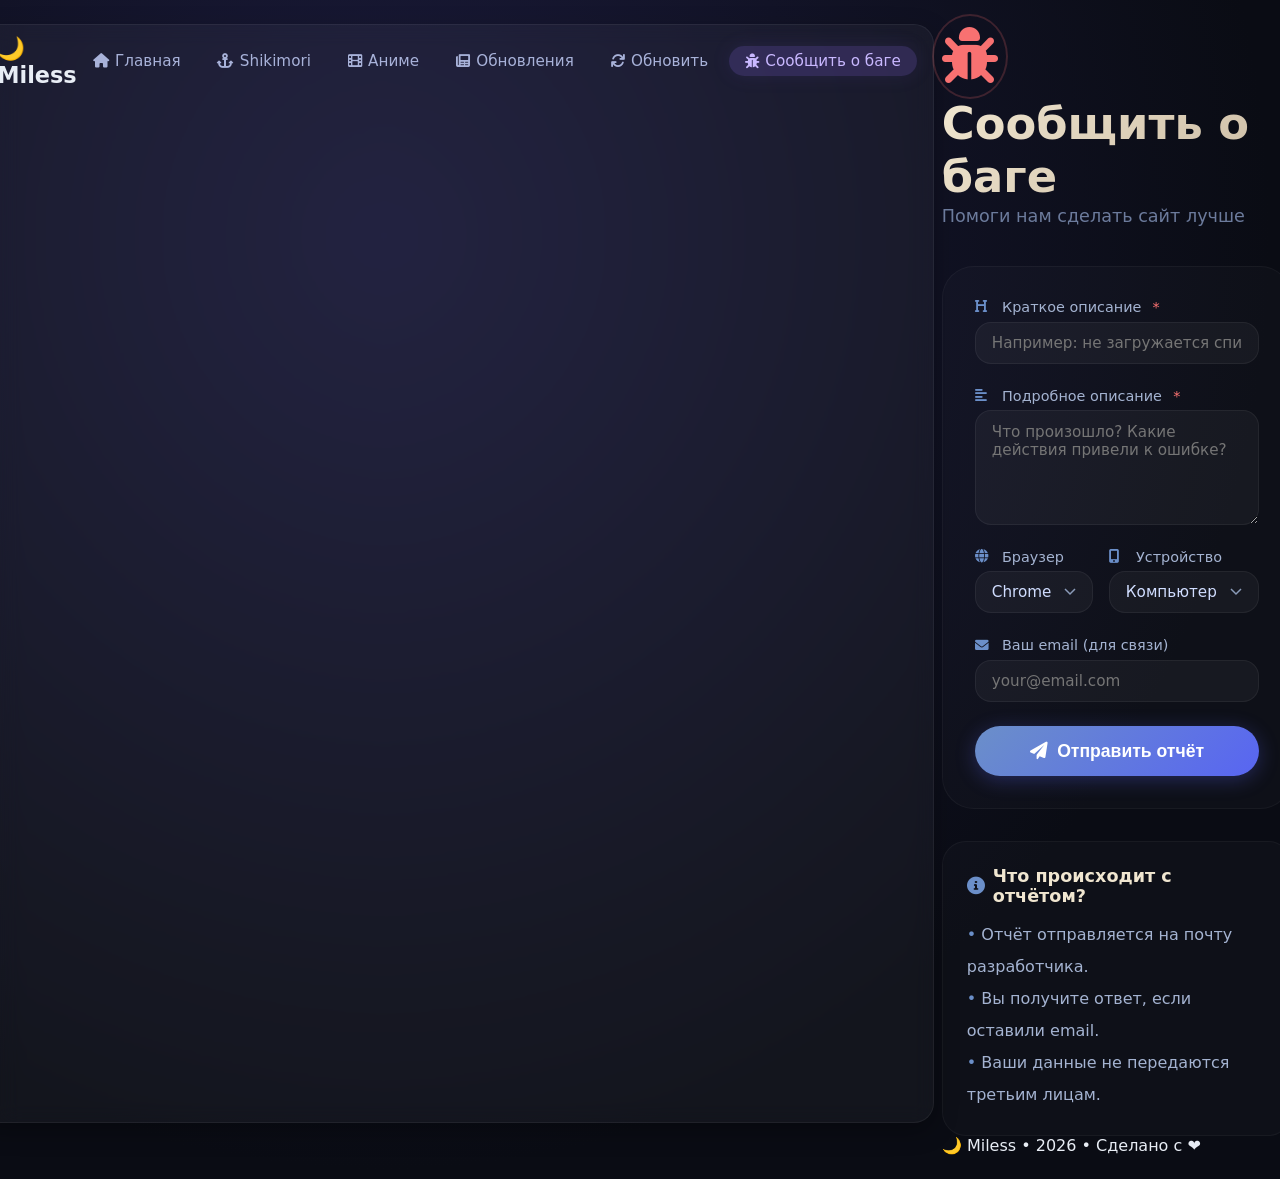
<file: bug-report.html>
<!DOCTYPE html>
<html lang="ru">
<head>
  <meta charset="UTF-8" />
  <meta name="viewport" content="width=device-width, initial-scale=1.0" />
  <title>🐞 Сообщить о баге — Miless</title>
  <link rel="stylesheet" href="css/style.css" />
  <link rel="stylesheet" href="css/bug-report.css" />
  <link rel="stylesheet" href="https://cdnjs.cloudflare.com/ajax/libs/font-awesome/6.0.0-beta3/css/all.min.css" />
</head>
<body>
  <div class="stars" aria-hidden="true"></div>
  <div class="twinkling" aria-hidden="true"></div>

  <nav class="navbar">
    <div class="nav-container">
      <div class="nav-brand"><a href="index.html">🌙 Miless</a></div>
      <div class="nav-toggle" id="navToggle">
        <span></span><span></span><span></span>
      </div>
      <ul class="nav-menu" id="navMenu">
        <li><a href="index.html"><i class="fas fa-home"></i> Главная</a></li>
        <li><a href="shikimori.html"><i class="fas fa-anchor"></i> Shikimori</a></li>
        <li><a href="anime.html"><i class="fas fa-film"></i> Аниме</a></li>
        <li><a href="updates.html"><i class="fas fa-newspaper"></i> Обновления</a></li>
        <li><a href="update.html"><i class="fas fa-sync"></i> Обновить</a></li>
        <li><a href="bug-report.html" class="active"><i class="fas fa-bug"></i> Сообщить о баге</a></li>
      </ul>
    </div>
  </nav>

  <div class="container bug-page">
    <div class="glow-ring"></div>

    <div class="page-header">
      <div class="bug-icon">
        <i class="fas fa-bug"></i>
        <span class="bug-icon-ring"></span>
      </div>
      <h1>Сообщить о баге</h1>
      <p class="subtitle">Помоги нам сделать сайт лучше</p>
    </div>

    <div class="bug-form-container">
      <form id="bugForm" action="https://formspree.io/f/xyegklpv" method="POST">
        <input type="hidden" name="_subject" value="🐞 Новый баг на сайте Miless" />
        <input type="hidden" name="_captcha" value="false" />

        <div class="form-group">
          <label for="bugTitle">
            <i class="fas fa-heading"></i> Краткое описание <span class="required">*</span>
          </label>
          <input type="text" id="bugTitle" name="Заголовок" placeholder="Например: не загружается список аниме" required />
        </div>

        <div class="form-group">
          <label for="bugDescription">
            <i class="fas fa-align-left"></i> Подробное описание <span class="required">*</span>
          </label>
          <textarea id="bugDescription" name="Описание" rows="5" placeholder="Что произошло? Какие действия привели к ошибке?" required></textarea>
        </div>

        <div class="form-row">
          <div class="form-group">
            <label for="bugBrowser"><i class="fas fa-globe"></i> Браузер</label>
            <select id="bugBrowser" name="Браузер">
              <option value="Chrome">Chrome</option>
              <option value="Firefox">Firefox</option>
              <option value="Safari">Safari</option>
              <option value="Edge">Edge</option>
              <option value="Opera">Opera</option>
              <option value="Other">Другой</option>
            </select>
          </div>
          <div class="form-group">
            <label for="bugDevice"><i class="fas fa-mobile-alt"></i> Устройство</label>
            <select id="bugDevice" name="Устройство">
              <option value="Desktop">Компьютер</option>
              <option value="Mobile">Телефон</option>
              <option value="Tablet">Планшет</option>
              <option value="Other">Другое</option>
            </select>
          </div>
        </div>

        <div class="form-group">
          <label for="bugEmail"><i class="fas fa-envelope"></i> Ваш email (для связи)</label>
          <input type="email" id="bugEmail" name="Email" placeholder="your@email.com" />
        </div>

        <button type="submit" class="submit-btn">
          <i class="fas fa-paper-plane"></i> Отправить отчёт
        </button>
      </form>

      <div id="successMessage" class="success-message" style="display: none;">
        <i class="fas fa-check-circle"></i>
        <h3>Спасибо за отчёт!</h3>
        <p>Мы получили ваше сообщение и рассмотрим его в ближайшее время.</p>
        <button class="extra-btn" onclick="location.reload()">Отправить ещё один</button>
      </div>
    </div>

    <div class="info-block">
      <h3><i class="fas fa-info-circle"></i> Что происходит с отчётом?</h3>
      <ul>
        <li>Отчёт отправляется на почту разработчика.</li>
        <li>Вы получите ответ, если оставили email.</li>
        <li>Ваши данные не передаются третьим лицам.</li>
      </ul>
    </div>

    <footer>
      <p>🌙 Miless • 2026 • Сделано с ❤️</p>
    </footer>
  </div>

  <script src="js/script.js"></script>
  <script src="js/auth.js"></script>
  <script src="js/bug-report.js"></script>
</body>
</html>
</file>
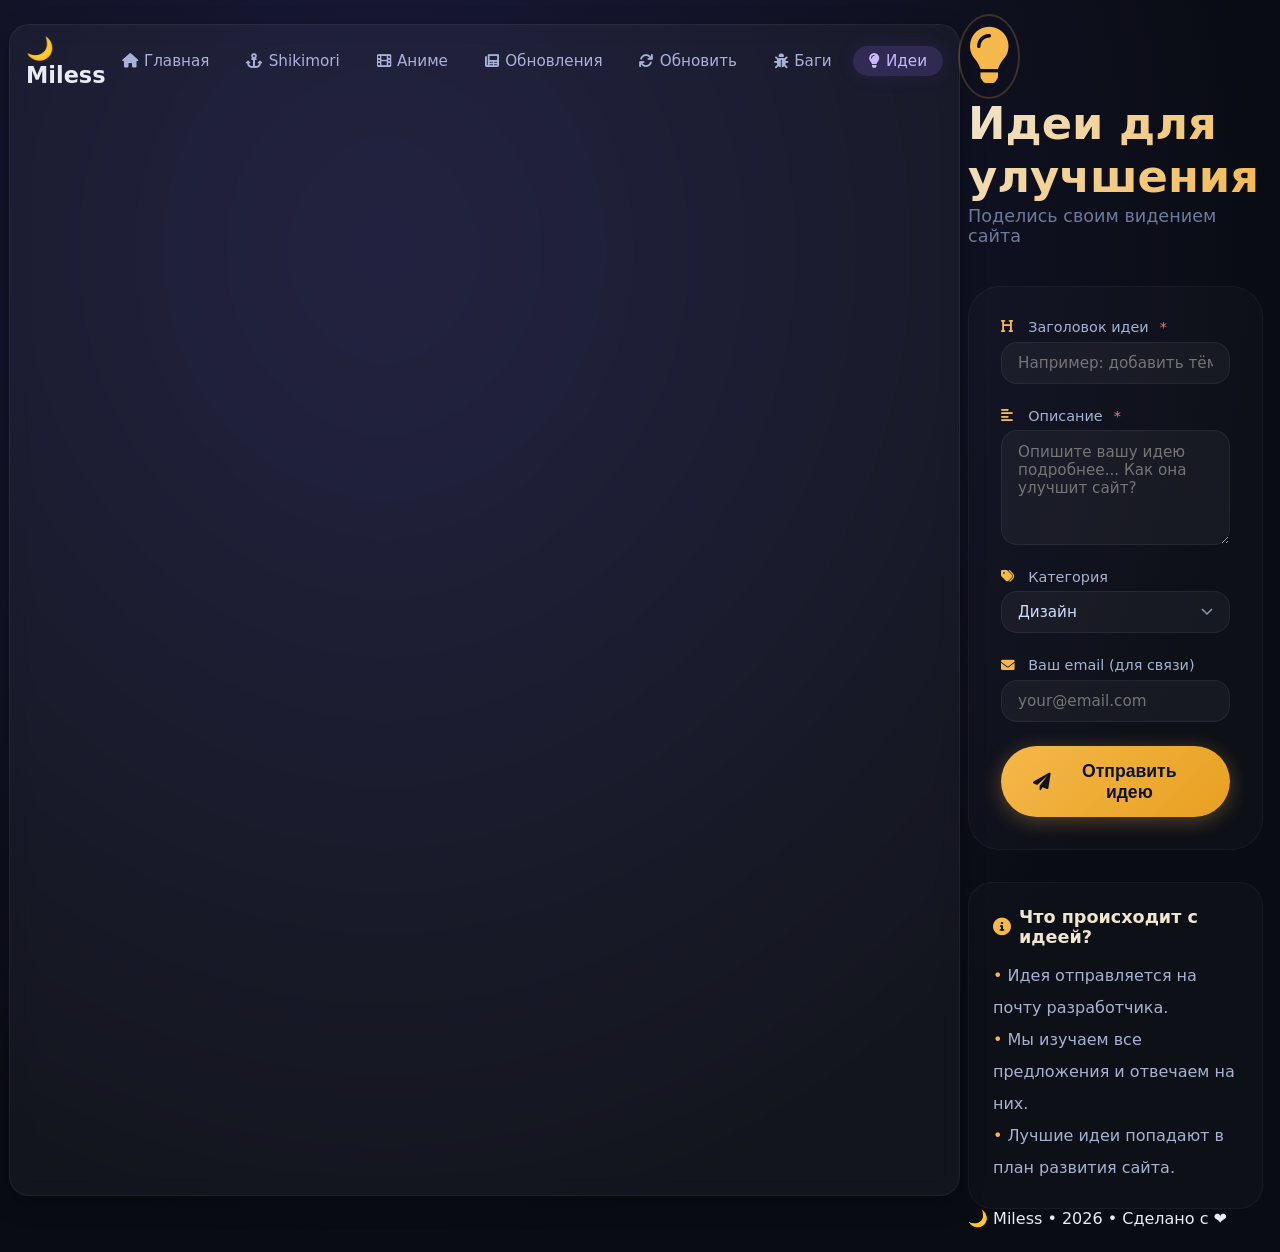
<file: ideas.html>
<!DOCTYPE html>
<html lang="ru">
<head>
  <meta charset="UTF-8" />
  <meta name="viewport" content="width=device-width, initial-scale=1.0" />
  <title>💡 Идеи для улучшения — Miless</title>
  <link rel="stylesheet" href="css/style.css" />
  <link rel="stylesheet" href="css/ideas.css" />
  <link rel="stylesheet" href="https://cdnjs.cloudflare.com/ajax/libs/font-awesome/6.0.0-beta3/css/all.min.css" />
</head>
<body>
  <div class="stars" aria-hidden="true"></div>
  <div class="twinkling" aria-hidden="true"></div>

  <nav class="navbar">
    <div class="nav-container">
      <div class="nav-brand"><a href="index.html">🌙 Miless</a></div>
      <div class="nav-toggle" id="navToggle">
        <span></span><span></span><span></span>
      </div>
      <ul class="nav-menu" id="navMenu">
        <li><a href="index.html"><i class="fas fa-home"></i> Главная</a></li>
        <li><a href="shikimori.html"><i class="fas fa-anchor"></i> Shikimori</a></li>
        <li><a href="anime.html"><i class="fas fa-film"></i> Аниме</a></li>
        <li><a href="updates.html"><i class="fas fa-newspaper"></i> Обновления</a></li>
        <li><a href="update.html"><i class="fas fa-sync"></i> Обновить</a></li>
        <li><a href="bug-report.html"><i class="fas fa-bug"></i> Баги</a></li>
        <li><a href="ideas.html" class="active"><i class="fas fa-lightbulb"></i> Идеи</a></li>
      </ul>
    </div>
  </nav>

  <div class="container ideas-page">
    <div class="glow-ring"></div>

    <div class="page-header">
      <div class="idea-icon">
        <i class="fas fa-lightbulb"></i>
        <span class="idea-icon-ring"></span>
      </div>
      <h1>Идеи для улучшения</h1>
      <p class="subtitle">Поделись своим видением сайта</p>
    </div>

    <div class="idea-form-container">
      <form id="ideaForm" action="https://formspree.io/f/xyegklpv" method="POST">
        <input type="hidden" name="_subject" value="💡 Новая идея для сайта Miless" />
        <input type="hidden" name="_captcha" value="false" />

        <div class="form-group">
          <label for="ideaTitle">
            <i class="fas fa-heading"></i> Заголовок идеи <span class="required">*</span>
          </label>
          <input type="text" id="ideaTitle" name="Заголовок" placeholder="Например: добавить тёмную тему" required />
        </div>

        <div class="form-group">
          <label for="ideaDescription">
            <i class="fas fa-align-left"></i> Описание <span class="required">*</span>
          </label>
          <textarea id="ideaDescription" name="Описание" rows="5" placeholder="Опишите вашу идею подробнее... Как она улучшит сайт?" required></textarea>
        </div>

        <div class="form-group">
          <label for="ideaCategory"><i class="fas fa-tags"></i> Категория</label>
          <select id="ideaCategory" name="Категория">
            <option value="design">Дизайн</option>
            <option value="functionality">Функциональность</option>
            <option value="content">Контент</option>
            <option value="performance">Производительность</option>
            <option value="other">Другое</option>
          </select>
        </div>

        <div class="form-group">
          <label for="ideaEmail"><i class="fas fa-envelope"></i> Ваш email (для связи)</label>
          <input type="email" id="ideaEmail" name="Email" placeholder="your@email.com" />
        </div>

        <button type="submit" class="submit-btn">
          <i class="fas fa-paper-plane"></i> Отправить идею
        </button>
      </form>

      <div id="successMessage" class="success-message" style="display: none;">
        <i class="fas fa-check-circle"></i>
        <h3>Спасибо за идею!</h3>
        <p>Мы обязательно рассмотрим ваше предложение.</p>
        <button class="extra-btn" onclick="location.reload()">Предложить ещё</button>
      </div>
    </div>

    <div class="info-block">
      <h3><i class="fas fa-info-circle"></i> Что происходит с идеей?</h3>
      <ul>
        <li>Идея отправляется на почту разработчика.</li>
        <li>Мы изучаем все предложения и отвечаем на них.</li>
        <li>Лучшие идеи попадают в план развития сайта.</li>
      </ul>
    </div>

    <footer>
      <p>🌙 Miless • 2026 • Сделано с ❤️</p>
    </footer>
  </div>

  <script src="js/script.js"></script>
  <script src="js/auth.js"></script>
  <script src="js/ideas.js"></script>
</body>
          </html>
</file>
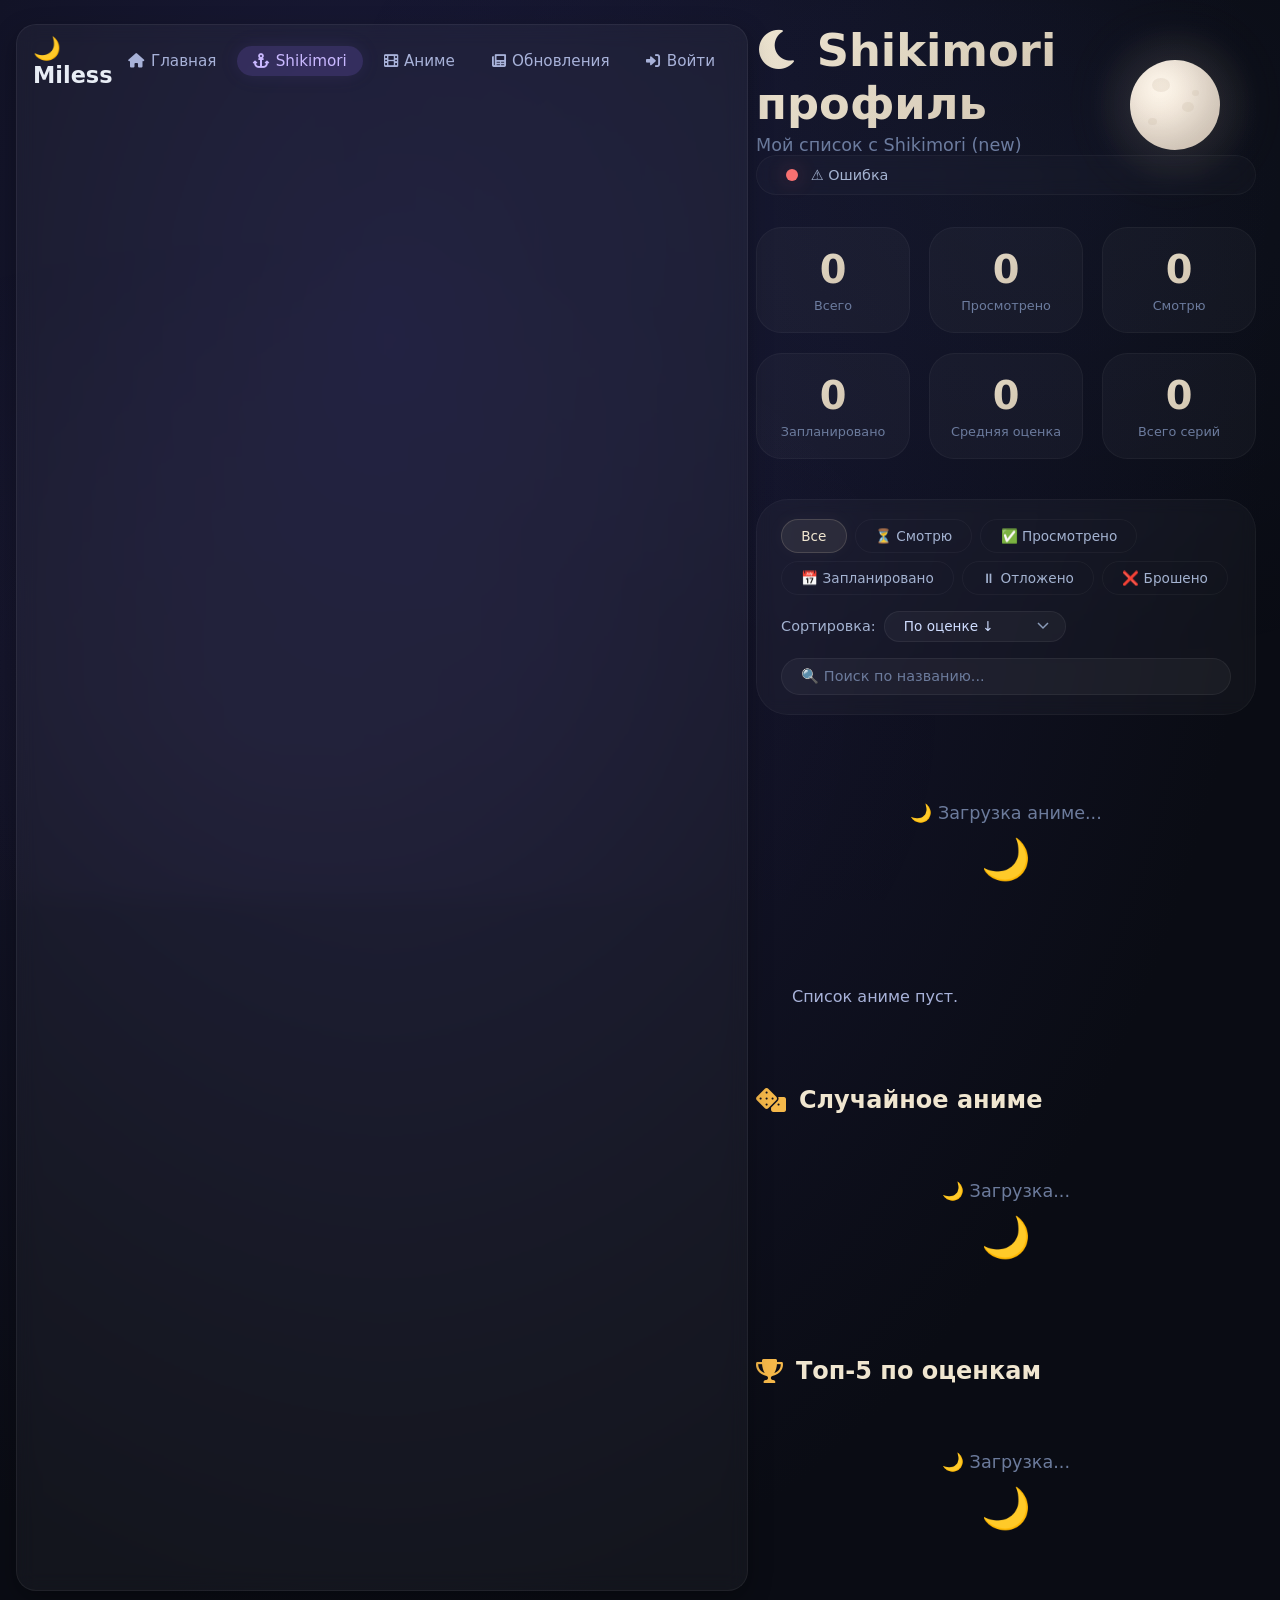
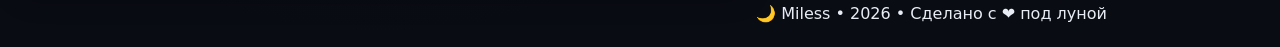
<file: shikimori.html>
<!DOCTYPE html>
<html lang="ru">
<head>
  <meta charset="UTF-8" />
  <meta name="viewport" content="width=device-width, initial-scale=1.0" />
  <title>🌙 Список Shikimori — Miless</title>
  <link rel="stylesheet" href="css/style.css" />
  <link rel="stylesheet" href="css/shikimori.css" />
  <link rel="stylesheet" href="https://cdnjs.cloudflare.com/ajax/libs/font-awesome/6.0.0-beta3/css/all.min.css" />
</head>
<body>
  <div class="moon-bg"></div>
  <div class="stars" aria-hidden="true"></div>
  <div class="twinkling" aria-hidden="true"></div>
  <div class="moon">
    <div class="moon-crater crater1"></div>
    <div class="moon-crater crater2"></div>
    <div class="moon-crater crater3"></div>
    <div class="moon-crater crater4"></div>
    <div class="moon-glow"></div>
  </div>

  <nav class="navbar">
    <div class="nav-container">
      <div class="nav-brand"><a href="index.html">🌙 Miless</a></div>
      <div class="nav-toggle" id="navToggle">
        <span></span><span></span><span></span>
      </div>
      <ul class="nav-menu" id="navMenu">
        <li><a href="index.html"><i class="fas fa-home"></i> Главная</a></li>
        <li><a href="shikimori.html" class="active"><i class="fas fa-anchor"></i> Shikimori</a></li>
        <li><a href="anime.html"><i class="fas fa-film"></i> Аниме</a></li>
        <li><a href="updates.html"><i class="fas fa-newspaper"></i> Обновления</a></li>
        <li><a href="#" id="loginBtn"><i class="fas fa-sign-in-alt"></i> <span id="loginText">Войти</span></a></li>
      </ul>
    </div>
  </nav>

  <div class="container shikimori-page">
    <div class="glow-ring"></div>
    <div class="page-header">
      <h1><i class="fas fa-moon"></i> Shikimori профиль</h1>
      <p class="subtitle">Мой список с Shikimori (new)</p>
    </div>

    <div class="api-status" id="apiStatus">
      <div class="api-dot" id="apiDot"></div>
      <span id="apiText">Загрузка...</span>
      <span id="apiCount" style="margin-left: auto; font-size: 0.8rem; color: #6c7b9c;"></span>
    </div>

    <div class="stats-grid" id="statsGrid">
      <div class="stat-card"><div class="stat-number" id="totalAnime">0</div><div class="stat-label">Всего</div></div>
      <div class="stat-card"><div class="stat-number" id="completedAnime">0</div><div class="stat-label">Просмотрено</div></div>
      <div class="stat-card"><div class="stat-number" id="watchingAnime">0</div><div class="stat-label">Смотрю</div></div>
      <div class="stat-card"><div class="stat-number" id="plannedAnime">0</div><div class="stat-label">Запланировано</div></div>
      <div class="stat-card"><div class="stat-number" id="avgScore">0</div><div class="stat-label">Средняя оценка</div></div>
      <div class="stat-card"><div class="stat-number" id="totalEpisodes">0</div><div class="stat-label">Всего серий</div></div>
    </div>

    <div class="controls">
      <div class="filter-group">
        <button class="filter-btn active" data-status="all">Все</button>
        <button class="filter-btn" data-status="watching">⏳ Смотрю</button>
        <button class="filter-btn" data-status="completed">✅ Просмотрено</button>
        <button class="filter-btn" data-status="planned">📅 Запланировано</button>
        <button class="filter-btn" data-status="on_hold">⏸ Отложено</button>
        <button class="filter-btn" data-status="dropped">❌ Брошено</button>
      </div>
      <div class="sort-group">
        <label>Сортировка:</label>
        <select id="sortSelect">
          <option value="score-desc">По оценке ↓</option>
          <option value="score-asc">По оценке ↑</option>
          <option value="name-asc">По названию А-Я</option>
          <option value="name-desc">По названию Я-А</option>
          <option value="date-desc">Сначала новые</option>
          <option value="date-asc">Сначала старые</option>
        </select>
      </div>
      <div class="search-group">
        <input type="text" id="searchInput" placeholder="🔍 Поиск по названию..." />
      </div>
    </div>

    <div id="animeListContainer">
      <div class="loading-spinner">🌙 Загрузка аниме...</div>
      <div id="animeGrid" class="anime-grid"></div>
      <div id="loadMoreContainer" style="display: none; text-align: center; margin-top: 2rem;">
        <button id="loadMoreBtn" class="extra-btn">Загрузить ещё</button>
      </div>
    </div>

    <div class="random-section">
      <h2><i class="fas fa-dice"></i> Случайное аниме</h2>
      <div id="randomAnime"><div class="loading-spinner">🌙 Загрузка...</div></div>
    </div>

    <div class="top-section">
      <h2><i class="fas fa-trophy"></i> Топ-5 по оценкам</h2>
      <div id="topAnime"><div class="loading-spinner">🌙 Загрузка...</div></div>
    </div>

    <footer><p>🌙 Miless • 2026 • Сделано с ❤️ под луной</p></footer>
  </div>

  <script src="js/script.js"></script>
  <script src="js/auth.js"></script>
  <script src="js/shikimori.js"></script>
</body>
</html>
</file>
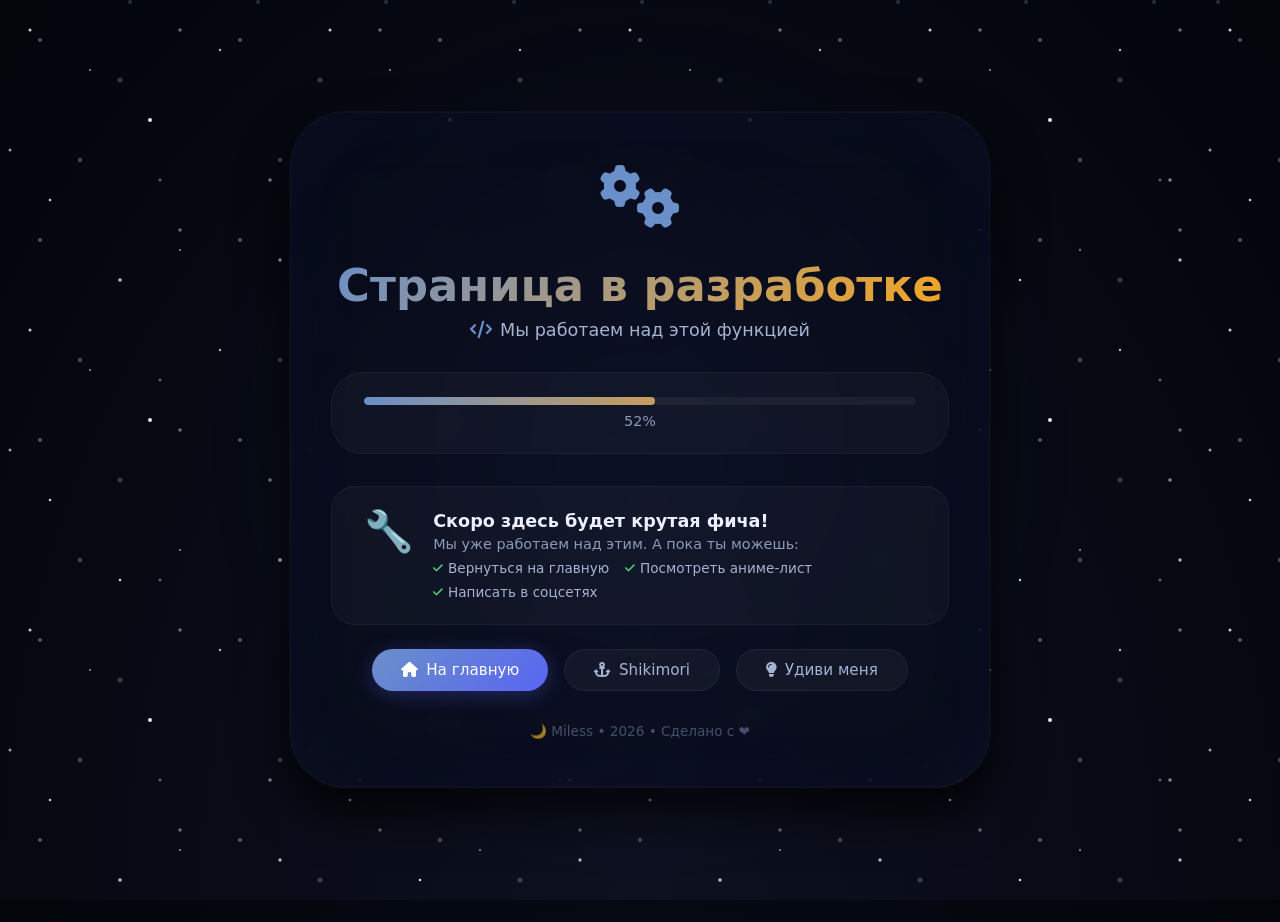
<file: under-construction.html>
<!DOCTYPE html>
<html lang="ru">
<head>
  <meta charset="UTF-8" />
  <meta name="viewport" content="width=device-width, initial-scale=1.0" />
  <title>В разработке — Miless</title>
  <link rel="stylesheet" href="construction.css" />
  <link rel="stylesheet" href="https://cdnjs.cloudflare.com/ajax/libs/font-awesome/6.0.0-beta3/css/all.min.css" />
</head>
<body>
  <div class="stars" aria-hidden="true"></div>
  <div class="twinkling" aria-hidden="true"></div>
  
  <!-- Анимированные частицы -->
  <div class="particles">
    <div class="particle"></div>
    <div class="particle"></div>
    <div class="particle"></div>
    <div class="particle"></div>
    <div class="particle"></div>
    <div class="particle"></div>
    <div class="particle"></div>
    <div class="particle"></div>
    <div class="particle"></div>
    <div class="particle"></div>
  </div>

  <div class="container">
    <div class="glow-ring"></div>
    
    <!-- Иконка-шестерёнка (анимированная) -->
    <div class="icon-wrapper">
      <i class="fas fa-cogs"></i>
    </div>

    <!-- Заголовок с печатным эффектом -->
    <h1 id="typingTitle">Страница в разработке</h1>
    
    <p class="subtitle">
      <i class="fas fa-code"></i> 
      Мы работаем над этой функцией
    </p>

    <!-- Таймер / Счётчик -->
    <div class="progress-wrapper">
      <div class="progress-bar">
        <div class="progress-fill" id="progressFill"></div>
      </div>
      <div class="progress-text" id="progressText">0%</div>
    </div>

    <!-- Статус-сообщение -->
    <div class="message-box">
      <div class="message-icon">🔧</div>
      <div class="message-content">
        <div class="message-title">Скоро здесь будет крутая фича!</div>
        <div class="message-desc">
          Мы уже работаем над этим. А пока ты можешь:
        </div>
        <div class="message-list">
          <span><i class="fas fa-check"></i> Вернуться на главную</span>
          <span><i class="fas fa-check"></i> Посмотреть аниме-лист</span>
          <span><i class="fas fa-check"></i> Написать в соцсетях</span>
        </div>
      </div>
    </div>

    <!-- Кнопки навигации -->
    <div class="nav-buttons">
      <a href="index.html" class="nav-btn primary">
        <i class="fas fa-home"></i> На главную
      </a>
      <a href="shikimori.html" class="nav-btn secondary">
        <i class="fas fa-anchor"></i> Shikimori
      </a>
      <button class="nav-btn secondary" onclick="showRandomMessage()">
        <i class="fas fa-lightbulb"></i> Удиви меня
      </button>
    </div>

    <!-- Случайное сообщение -->
    <div id="randomMessage" class="random-message" style="display: none;">
      <i class="fas fa-star"></i>
      <span id="messageText">Аниме — это жизнь!</span>
    </div>

    <footer>
      <p>🌙 Miless • 2026 • Сделано с ❤️</p>
    </footer>
  </div>

  <script src="construction.js"></script>
</body>
            </html>
</file>
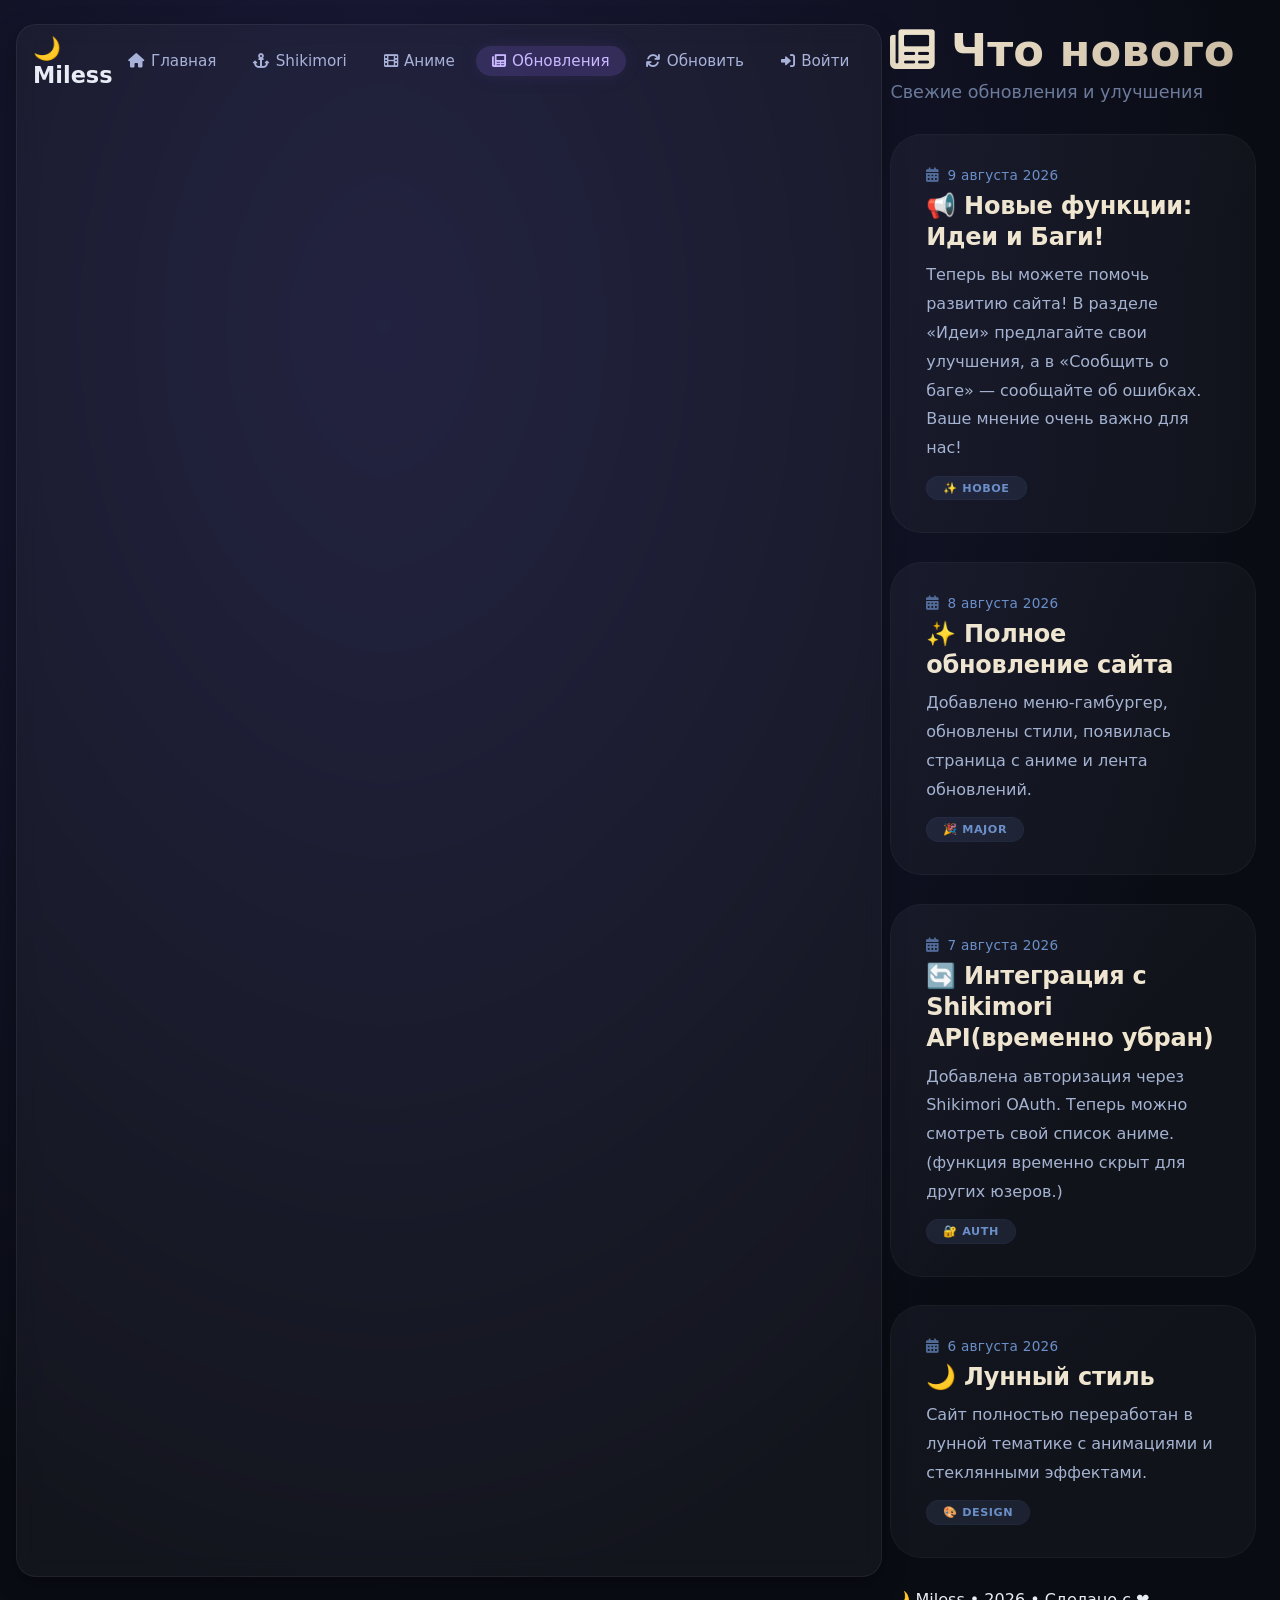
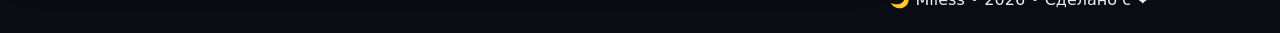
<file: updates.html>
<!DOCTYPE html>
<html lang="ru">
<head>
  <meta charset="UTF-8" />
  <meta name="viewport" content="width=device-width, initial-scale=1.0" />
  <title>🌙 Обновления — Miless</title>
  <link rel="stylesheet" href="css/style.css" />
  <link rel="stylesheet" href="css/updates.css" />
  <link rel="stylesheet" href="https://cdnjs.cloudflare.com/ajax/libs/font-awesome/6.0.0-beta3/css/all.min.css" />
</head>
<body>
  <div class="stars" aria-hidden="true"></div>
  <div class="twinkling" aria-hidden="true"></div>

  <!-- Меню -->
  <nav class="navbar">
    <div class="nav-container">
      <div class="nav-brand"><a href="index.html">🌙 Miless</a></div>
      <div class="nav-toggle" id="navToggle">
        <span></span><span></span><span></span>
      </div>
      <ul class="nav-menu" id="navMenu">
        <li><a href="index.html"><i class="fas fa-home"></i> Главная</a></li>
        <li><a href="shikimori.html"><i class="fas fa-anchor"></i> Shikimori</a></li>
        <li><a href="anime.html"><i class="fas fa-film"></i> Аниме</a></li>
        <li><a href="updates.html" class="active"><i class="fas fa-newspaper"></i> Обновления</a></li>
        <li><a href="update.html"><i class="fas fa-sync"></i> Обновить</a></li>
        <li><a href="#" id="loginBtn"><i class="fas fa-sign-in-alt"></i> <span id="loginText">Войти</span></a></li>
      </ul>
    </div>
  </nav>

  <div class="container updates-page">
    <div class="glow-ring"></div>

    <div class="page-header">
      <h1><i class="fas fa-newspaper"></i> Что нового</h1>
      <p class="subtitle">Свежие обновления и улучшения</p>
    </div>

    <div id="updatesList" class="updates-list">
      <div class="loading-spinner">🌙 Загрузка обновлений...</div>
    </div>

    <footer>
      <p>🌙 Miless • 2026 • Сделано с ❤️</p>
    </footer>
  </div>

  <script src="js/script.js"></script>
  <script src="js/auth.js"></script>
  <script src="js/updates.js"></script>
</body>
</html>
</file>
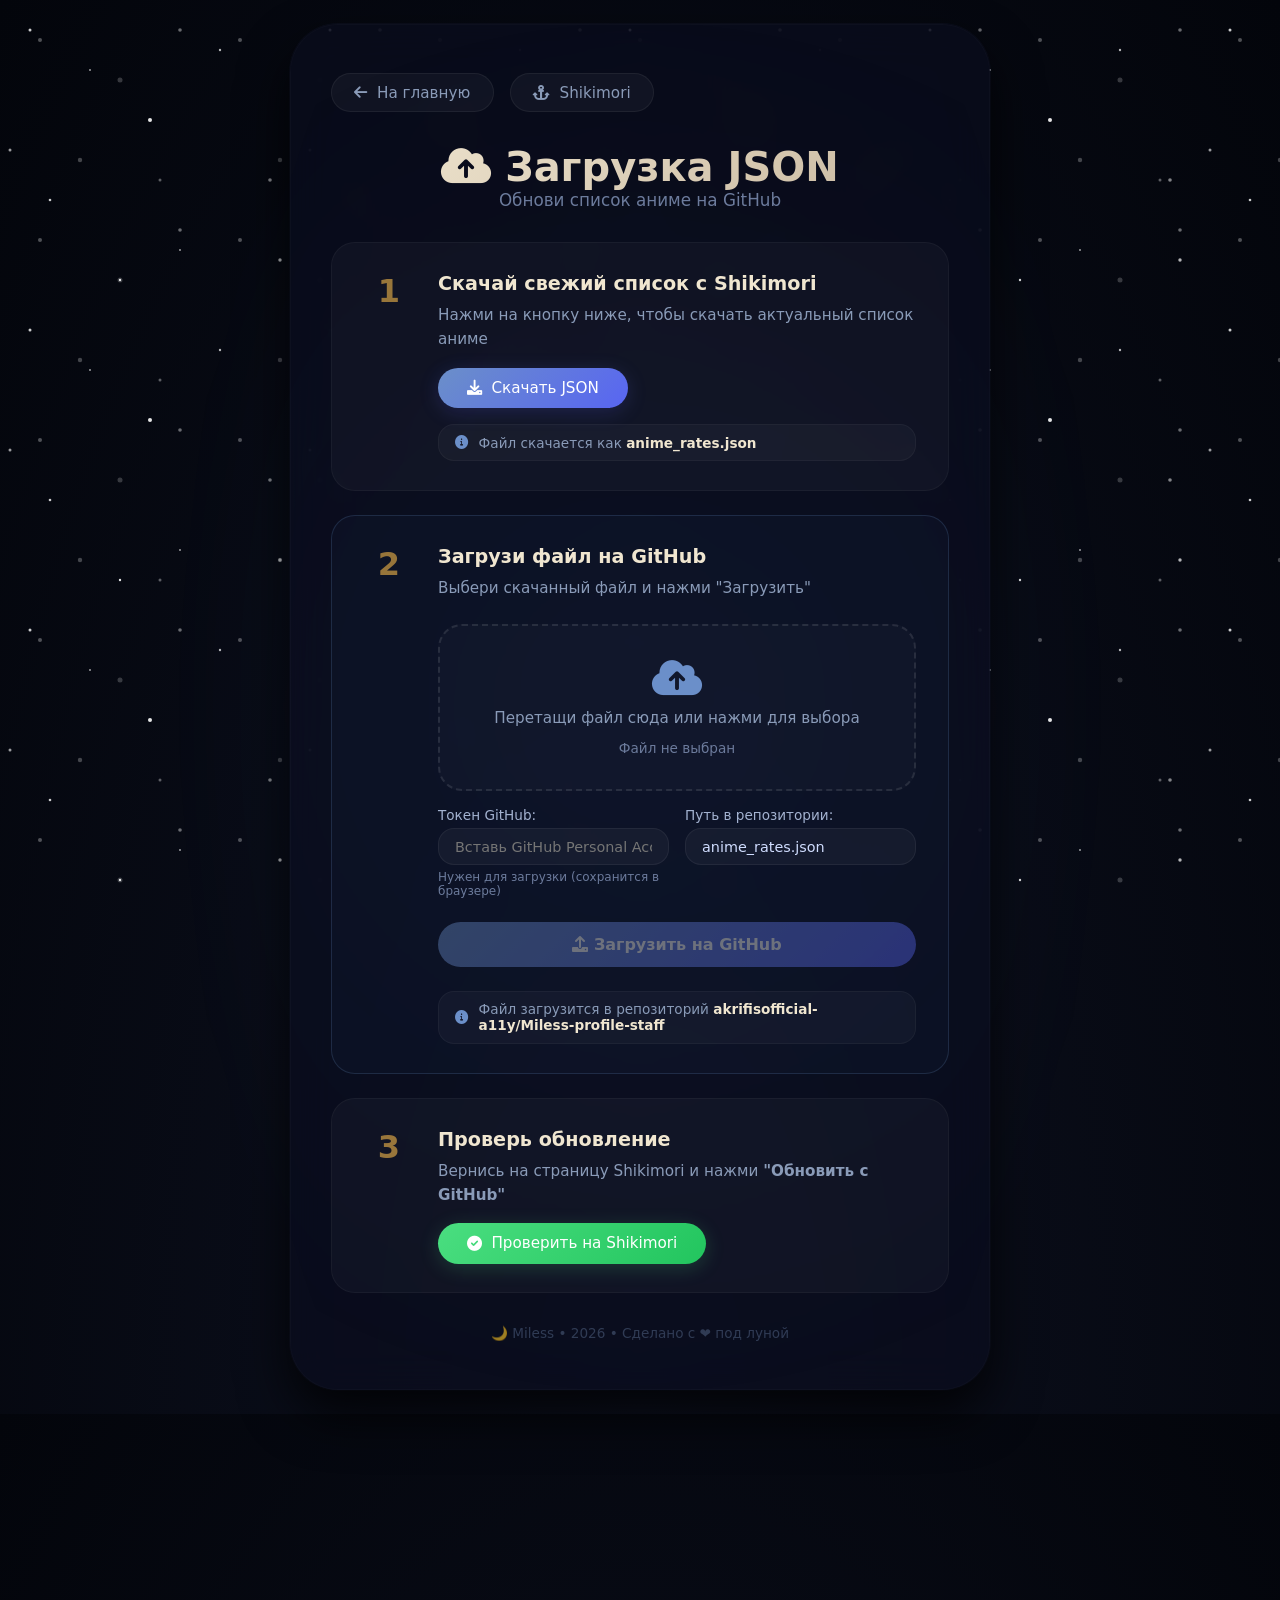
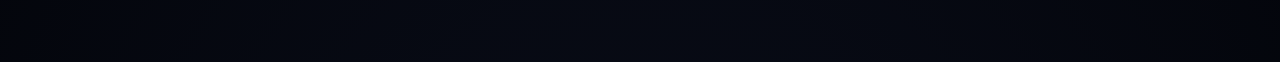
<file: upload.html>
<!DOCTYPE html>
<html lang="ru">
<head>
  <meta charset="UTF-8" />
  <meta name="viewport" content="width=device-width, initial-scale=1.0" />
  <title>🌙 Загрузка JSON — Miless</title>
  <link rel="stylesheet" href="https://cdnjs.cloudflare.com/ajax/libs/font-awesome/6.0.0-beta3/css/all.min.css" />
  <style>
    /* --- СТИЛИ ПРЯМО В HTML (для гарантии) --- */
    * {
      margin: 0;
      padding: 0;
      box-sizing: border-box;
    }

    body {
      font-family: 'Segoe UI', Roboto, system-ui, sans-serif;
      background: radial-gradient(ellipse at bottom, #0d1120 0%, #03050b 100%);
      min-height: 100vh;
      display: flex;
      align-items: center;
      justify-content: center;
      padding: 1.5rem;
    }

    /* --- Звёзды --- */
    .stars, .twinkling {
      position: fixed;
      top: 0;
      left: 0;
      width: 100%;
      height: 100%;
      display: block;
      pointer-events: none;
      z-index: 0;
    }
    .stars {
      background: transparent url('data:image/svg+xml,%3Csvg xmlns="http://www.w3.org/2000/svg" width="300" height="300"%3E%3Ccircle cx="30" cy="30" r="1.5" fill="%23ffffff" opacity="0.8"/%3E%3Ccircle cx="90" cy="70" r="1" fill="%23ffffff" opacity="0.6"/%3E%3Ccircle cx="150" cy="120" r="2" fill="%23ffffff" opacity="0.9"/%3E%3Ccircle cx="220" cy="50" r="1.2" fill="%23ffffff" opacity="0.7"/%3E%3Ccircle cx="270" cy="180" r="1.8" fill="%23ffffff" opacity="0.5"/%3E%3Ccircle cx="50" cy="200" r="1.3" fill="%23ffffff" opacity="0.8"/%3E%3Ccircle cx="180" cy="250" r="1" fill="%23ffffff" opacity="0.6"/%3E%3Ccircle cx="280" cy="260" r="1.7" fill="%23ffffff" opacity="0.7"/%3E%3Ccircle cx="120" cy="280" r="1.2" fill="%23ffffff" opacity="0.9"/%3E%3Ccircle cx="10" cy="150" r="1.5" fill="%23ffffff" opacity="0.6"/%3E%3C/svg%3E') repeat;
      background-size: 300px 300px;
      animation: starMove 60s linear infinite;
    }
    .twinkling {
      background: transparent url('data:image/svg+xml,%3Csvg xmlns="http://www.w3.org/2000/svg" width="200" height="200"%3E%3Ccircle cx="40" cy="40" r="2" fill="%23ffffff" opacity="0.3"/%3E%3Ccircle cx="120" cy="80" r="2.5" fill="%23ffffff" opacity="0.2"/%3E%3Ccircle cx="180" cy="30" r="1.8" fill="%23ffffff" opacity="0.4"/%3E%3Ccircle cx="80" cy="160" r="2.2" fill="%23ffffff" opacity="0.25"/%3E%3Ccircle cx="160" cy="180" r="1.5" fill="%23ffffff" opacity="0.35"/%3E%3C/svg%3E') repeat;
      background-size: 200px 200px;
      animation: twinkle 8s ease-in-out infinite alternate;
    }
    @keyframes starMove { 0% { background-position: 0 0; } 100% { background-position: 300px 300px; } }
    @keyframes twinkle { 0% { opacity: 0.2; } 100% { opacity: 0.8; } }

    .container {
      position: relative;
      z-index: 2;
      max-width: 700px;
      width: 100%;
      background: rgba(10, 14, 30, 0.7);
      backdrop-filter: blur(20px);
      -webkit-backdrop-filter: blur(20px);
      border-radius: 3rem;
      padding: 3rem 2.5rem;
      box-shadow: 0 25px 50px rgba(0, 0, 0, 0.8), 0 0 0 1px rgba(120, 140, 255, 0.05);
      border: 1px solid rgba(255, 255, 255, 0.02);
    }

    .glow-ring {
      position: absolute;
      top: -20%;
      left: -10%;
      width: 120%;
      height: 140%;
      background: radial-gradient(circle at 50% 50%, rgba(100, 150, 255, 0.03), transparent 70%);
      border-radius: 50%;
      pointer-events: none;
      filter: blur(40px);
      z-index: -1;
    }

    /* --- Навигация --- */
    .top-nav {
      display: flex;
      gap: 1rem;
      margin-bottom: 2rem;
      flex-wrap: wrap;
    }
    .back-btn {
      display: inline-flex;
      align-items: center;
      gap: 0.6rem;
      color: #8a9bb8;
      text-decoration: none;
      padding: 0.6rem 1.4rem;
      border-radius: 2rem;
      background: rgba(255, 255, 255, 0.04);
      border: 1px solid rgba(255, 255, 255, 0.06);
      transition: all 0.3s ease;
      font-size: 0.95rem;
    }
    .back-btn:hover {
      background: rgba(255, 255, 255, 0.08);
      color: #f0e6d0;
    }

    /* --- Заголовок --- */
    .page-header {
      text-align: center;
      margin-bottom: 2rem;
    }
    .page-header h1 {
      font-size: 2.5rem;
      background: linear-gradient(135deg, #f0e6d0, #c8b8a0);
      -webkit-background-clip: text;
      -webkit-text-fill-color: transparent;
      background-clip: text;
      font-weight: 700;
    }
    .page-header .subtitle {
      color: #6c7b9c;
      font-size: 1.05rem;
    }

    /* --- Шаги --- */
    .step-card {
      background: rgba(255, 255, 255, 0.03);
      border-radius: 1.5rem;
      padding: 1.8rem 2rem;
      margin: 1.5rem 0;
      border: 1px solid rgba(255, 255, 255, 0.04);
      transition: all 0.3s ease;
      display: flex;
      gap: 1.5rem;
      align-items: flex-start;
    }
    .step-card:hover {
      background: rgba(255, 255, 255, 0.05);
      border-color: rgba(255, 235, 200, 0.08);
    }
    .step-number {
      font-size: 2rem;
      font-weight: 700;
      color: #f5b84a;
      min-width: 50px;
      text-align: center;
      opacity: 0.6;
    }
    .step-content {
      flex: 1;
    }
    .step-content h3 {
      color: #f0e6d0;
      font-size: 1.2rem;
      margin-bottom: 0.5rem;
    }
    .step-content p {
      color: #8a9bb8;
      font-size: 0.95rem;
      line-height: 1.6;
      margin-bottom: 1rem;
    }

    .download-btn, .check-btn {
      display: inline-flex;
      align-items: center;
      gap: 0.6rem;
      padding: 0.7rem 1.8rem;
      border-radius: 2rem;
      font-size: 0.95rem;
      font-weight: 500;
      text-decoration: none;
      transition: all 0.3s ease;
      border: none;
      cursor: pointer;
      font-family: inherit;
    }
    .download-btn {
      background: linear-gradient(135deg, #6b8fc9, #5865f2);
      color: white;
      box-shadow: 0 4px 20px rgba(88, 101, 242, 0.2);
    }
    .download-btn:hover {
      transform: translateY(-3px);
      box-shadow: 0 8px 30px rgba(88, 101, 242, 0.3);
    }
    .check-btn {
      background: linear-gradient(135deg, #4ade80, #22c55e);
      color: white;
      box-shadow: 0 4px 20px rgba(74, 222, 128, 0.2);
    }
    .check-btn:hover {
      transform: translateY(-3px);
      box-shadow: 0 8px 30px rgba(74, 222, 128, 0.3);
    }

    .step-hint {
      display: flex;
      align-items: center;
      gap: 0.6rem;
      margin-top: 1rem;
      padding: 0.6rem 1rem;
      border-radius: 1rem;
      background: rgba(255, 255, 255, 0.03);
      color: #8a9bb8;
      font-size: 0.85rem;
      border: 1px solid rgba(255, 255, 255, 0.04);
    }
    .step-hint i { color: #6b8fc9; }
    .step-hint strong { color: #f0e6d0; }

    /* --- Форма загрузки --- */
    .upload-form {
      margin: 1.5rem 0;
    }
    .file-drop-zone {
      border: 2px dashed rgba(255, 255, 255, 0.1);
      border-radius: 1.5rem;
      padding: 2rem;
      text-align: center;
      cursor: pointer;
      transition: all 0.3s ease;
      background: rgba(255, 255, 255, 0.02);
    }
    .file-drop-zone:hover {
      border-color: rgba(107, 143, 201, 0.3);
      background: rgba(255, 255, 255, 0.04);
    }
    .file-drop-zone.dragover {
      border-color: #6b8fc9;
      background: rgba(107, 143, 201, 0.05);
    }
    .file-drop-zone i {
      font-size: 2.5rem;
      color: #6b8fc9;
      margin-bottom: 0.5rem;
      display: block;
    }
    .file-drop-zone p {
      color: #8a9bb8;
      font-size: 0.95rem;
      margin-bottom: 0.5rem;
    }
    .file-drop-zone input[type="file"] {
      display: none;
    }
    .file-name {
      color: #6c7b9c;
      font-size: 0.85rem;
    }
    .file-name.success {
      color: #4ade80;
    }

    .upload-options {
      display: grid;
      grid-template-columns: 1fr 1fr;
      gap: 1rem;
      margin: 1rem 0;
    }
    .option-group {
      display: flex;
      flex-direction: column;
      gap: 0.3rem;
    }
    .option-group label {
      color: #a4b3d1;
      font-size: 0.85rem;
    }
    .option-group input {
      padding: 0.6rem 1rem;
      border-radius: 1rem;
      background: rgba(255, 255, 255, 0.04);
      border: 1px solid rgba(255, 255, 255, 0.06);
      color: #d0ddff;
      font-size: 0.9rem;
      font-family: inherit;
    }
    .option-group input:focus {
      outline: none;
      border-color: rgba(107, 143, 201, 0.3);
    }
    .option-group .hint {
      font-size: 0.75rem;
      color: #6c7b9c;
    }

    .upload-btn {
      width: 100%;
      padding: 0.8rem;
      border-radius: 2rem;
      background: linear-gradient(135deg, #6b8fc9, #5865f2);
      color: white;
      border: none;
      font-size: 1rem;
      font-weight: 600;
      cursor: pointer;
      transition: all 0.3s ease;
      font-family: inherit;
      margin-top: 0.5rem;
    }
    .upload-btn:hover:not(:disabled) {
      transform: translateY(-2px);
      box-shadow: 0 8px 30px rgba(88, 101, 242, 0.3);
    }
    .upload-btn:disabled {
      opacity: 0.4;
      cursor: not-allowed;
      transform: none;
    }

    .upload-status {
      margin-top: 1rem;
      padding: 0.8rem 1rem;
      border-radius: 1rem;
      background: rgba(255, 255, 255, 0.03);
    }
    .status-message {
      font-size: 0.95rem;
    }
    .status-message.success { color: #4ade80; }
    .status-message.error { color: #f87171; }
    .status-message.info { color: #fbbf24; }

    footer {
      margin-top: 2rem;
      color: #4a5a7a;
      font-size: 0.85rem;
      text-align: center;
      opacity: 0.6;
    }

    @media (max-width: 600px) {
      .container { padding: 1.5rem; }
      .step-card { flex-direction: column; padding: 1.2rem; }
      .step-number { text-align: left; min-width: auto; }
      .upload-options { grid-template-columns: 1fr; }
      .top-nav { flex-direction: column; }
      .back-btn { justify-content: center; }
      .page-header h1 { font-size: 1.8rem; }
    }
  </style>
</head>
<body>
  <div class="stars" aria-hidden="true"></div>
  <div class="twinkling" aria-hidden="true"></div>

  <div class="container">
    <div class="glow-ring"></div>

    <nav class="top-nav">
      <a href="index.html" class="back-btn">
        <i class="fas fa-arrow-left"></i> На главную
      </a>
      <a href="shikimori.html" class="back-btn">
        <i class="fas fa-anchor"></i> Shikimori
      </a>
    </nav>

    <div class="page-header">
      <h1><i class="fas fa-cloud-upload-alt"></i> Загрузка JSON</h1>
      <p class="subtitle">Обнови список аниме на GitHub</p>
    </div>

    <!-- Шаг 1 -->
    <div class="step-card">
      <div class="step-number">1</div>
      <div class="step-content">
        <h3>Скачай свежий список с Shikimori</h3>
        <p>Нажми на кнопку ниже, чтобы скачать актуальный список аниме</p>
        <a href="https://shikimori.one/api/users/1361053/anime_rates?limit=9999" target="_blank" class="download-btn" download="anime_rates.json">
          <i class="fas fa-download"></i> Скачать JSON
        </a>
        <div class="step-hint">
          <i class="fas fa-info-circle"></i>
          <span>Файл скачается как <strong>anime_rates.json</strong></span>
        </div>
      </div>
    </div>

    <!-- Шаг 2 -->
    <div class="step-card" style="border-color: rgba(107, 143, 201, 0.2); background: rgba(107, 143, 201, 0.03);">
      <div class="step-number">2</div>
      <div class="step-content">
        <h3>Загрузи файл на GitHub</h3>
        <p>Выбери скачанный файл и нажми "Загрузить"</p>
        
        <div class="upload-form">
          <div class="file-drop-zone" id="dropZone">
            <i class="fas fa-cloud-upload-alt"></i>
            <p>Перетащи файл сюда или нажми для выбора</p>
            <input type="file" id="fileInput" accept=".json" />
            <span class="file-name" id="fileName">Файл не выбран</span>
          </div>
          
          <div class="upload-options">
            <div class="option-group">
              <label>Токен GitHub:</label>
              <input type="password" id="githubToken" placeholder="Вставь GitHub Personal Access Token" />
              <span class="hint">Нужен для загрузки (сохранится в браузере)</span>
            </div>
            <div class="option-group">
              <label>Путь в репозитории:</label>
              <input type="text" id="filePath" value="anime_rates.json" />
            </div>
          </div>

          <button id="uploadBtn" class="upload-btn" disabled>
            <i class="fas fa-upload"></i> Загрузить на GitHub
          </button>

          <div id="uploadStatus" class="upload-status" style="display: none;">
            <div class="status-message"></div>
          </div>
        </div>

        <div class="step-hint">
          <i class="fas fa-info-circle"></i>
          <span>Файл загрузится в репозиторий <strong>akrifisofficial-a11y/Miless-profile-staff</strong></span>
        </div>
      </div>
    </div>

    <!-- Шаг 3 -->
    <div class="step-card">
      <div class="step-number">3</div>
      <div class="step-content">
        <h3>Проверь обновление</h3>
        <p>Вернись на страницу Shikimori и нажми <strong>"Обновить с GitHub"</strong></p>
        <a href="shikimori.html" class="check-btn">
          <i class="fas fa-check-circle"></i> Проверить на Shikimori
        </a>
      </div>
    </div>

    <footer>
      <p>🌙 Miless • 2026 • Сделано с ❤️ под луной</p>
    </footer>
  </div>

  <script>
    // --- upload.js (встроен прямо в HTML для гарантии) ---
    (function() {
      const CONFIG = {
        repoOwner: 'akrifisofficial-a11y',
        repoName: 'Miless-profile-staff',
        branch: 'main'
      };

      const dropZone = document.getElementById('dropZone');
      const fileInput = document.getElementById('fileInput');
      const fileName = document.getElementById('fileName');
      const uploadBtn = document.getElementById('uploadBtn');
      const githubToken = document.getElementById('githubToken');
      const filePath = document.getElementById('filePath');
      const uploadStatus = document.getElementById('uploadStatus');
      const statusMessage = uploadStatus.querySelector('.status-message');

      let selectedFile = null;

      function checkToken() {
        const token = githubToken.value.trim();
        uploadBtn.disabled = !token || !selectedFile;
      }

      function handleFile(file) {
        if (!file) return;
        if (!file.name.endsWith('.json')) {
          showStatus('❌ Пожалуйста, выбери JSON-файл', 'error');
          return;
        }
        selectedFile = file;
        fileName.textContent = `📄 ${file.name} (${(file.size / 1024).toFixed(1)} KB)`;
        fileName.className = 'file-name success';
        checkToken();
        showStatus('✅ Файл готов к загрузке', 'success');
      }

      dropZone.addEventListener('dragover', (e) => {
        e.preventDefault();
        dropZone.classList.add('dragover');
      });
      dropZone.addEventListener('dragleave', () => {
        dropZone.classList.remove('dragover');
      });
      dropZone.addEventListener('drop', (e) => {
        e.preventDefault();
        dropZone.classList.remove('dragover');
        if (e.dataTransfer.files.length > 0) {
          handleFile(e.dataTransfer.files[0]);
        }
      });
      dropZone.addEventListener('click', () => fileInput.click());
      fileInput.addEventListener('change', (e) => {
        if (e.target.files.length > 0) {
          handleFile(e.target.files[0]);
        }
      });

      githubToken.addEventListener('input', checkToken);

      // Сохраняем токен
      const savedToken = localStorage.getItem('github_token');
      if (savedToken) {
        githubToken.value = savedToken;
        checkToken();
      }
      githubToken.addEventListener('change', () => {
        if (githubToken.value.trim()) {
          localStorage.setItem('github_token', githubToken.value.trim());
        }
      });

      uploadBtn.addEventListener('click', async () => {
        const token = githubToken.value.trim();
        const path = filePath.value.trim() || 'anime_rates.json';

        if (!token) {
          showStatus('❌ Вставь GitHub токен', 'error');
          return;
        }
        if (!selectedFile) {
          showStatus('❌ Выбери файл', 'error');
          return;
        }

        const reader = new FileReader();
        reader.onload = async (event) => {
          const content = event.target.result;
          const encodedContent = btoa(content);

          uploadBtn.disabled = true;
          uploadBtn.innerHTML = '<i class="fas fa-spinner fa-spin"></i> Загрузка...';
          showStatus('⏳ Загрузка на GitHub...', 'info');

          try {
            const getUrl = `https://api.github.com/repos/${CONFIG.repoOwner}/${CONFIG.repoName}/contents/${path}`;
            let sha = null;

            try {
              const getResponse = await fetch(getUrl, {
                headers: { 'Authorization': `token ${token}` }
              });
              if (getResponse.ok) {
                const data = await getResponse.json();
                sha = data.sha;
              }
            } catch (e) {}

            const uploadUrl = `https://api.github.com/repos/${CONFIG.repoOwner}/${CONFIG.repoName}/contents/${path}`;
            const body = {
              message: sha ? 'Update anime_rates.json' : 'Add anime_rates.json',
              content: encodedContent,
              branch: CONFIG.branch
            };
            if (sha) body.sha = sha;

            const response = await fetch(uploadUrl, {
              method: 'PUT',
              headers: {
                'Authorization': `token ${token}`,
                'Content-Type': 'application/json'
              },
              body: JSON.stringify(body)
            });

            if (!response.ok) {
              const errorData = await response.json();
              throw new Error(errorData.message || 'Ошибка загрузки');
            }

            showStatus('✅ Файл успешно загружен на GitHub!', 'success');
            uploadBtn.innerHTML = '<i class="fas fa-check"></i> Загружено!';
            setTimeout(() => {
              uploadBtn.innerHTML = '<i class="fas fa-upload"></i> Загрузить на GitHub';
              uploadBtn.disabled = false;
            }, 3000);

          } catch (error) {
            console.error('Ошибка:', error);
            showStatus(`❌ Ошибка: ${error.message}`, 'error');
            uploadBtn.innerHTML = '<i class="fas fa-upload"></i> Загрузить на GitHub';
            uploadBtn.disabled = false;
          }
        };
        reader.readAsText(selectedFile);
      });

      function showStatus(message, type = 'info') {
        uploadStatus.style.display = 'block';
        statusMessage.textContent = message;
        statusMessage.className = type;
        const colors = { success: '#4ade80', error: '#f87171', info: '#fbbf24' };
        statusMessage.style.color = colors[type] || '#fbbf24';
      }
    })();
  </script>
</body>
</html>
</file>
<file: css/style.css>
/* ===== Базовые ===== */
* {
    margin: 0;
    padding: 0;
    box-sizing: border-box;
}

body {
    font-family: 'Segoe UI', 'Inter', system-ui, sans-serif;
    background: #0a0c14;
    background-image: radial-gradient(ellipse at 30% 20%, #1a1a3a 0%, #0a0c14 70%);
    min-height: 100vh;
    display: flex;
    justify-content: center;
    padding: 1.5rem 1rem;
    color: #e8edf5;
}

.container {
    max-width: 1100px;
    width: 100%;
    padding: 0 0.5rem; /* дополнительный отступ для телефонов */
}

/* ===== Навигация (с гамбургером) ===== */
.navbar {
    background: rgba(255, 255, 255, 0.04);
    backdrop-filter: blur(10px);
    border-radius: 20px;
    padding: 0.6rem 1rem;
    margin-bottom: 2rem;
    border: 1px solid rgba(255, 255, 255, 0.06);
    box-shadow: 0 8px 25px rgba(0, 0, 0, 0.3);
    position: relative;
}

.nav-container {
    display: flex;
    justify-content: space-between;
    align-items: center;
}

.nav-brand a {
    font-size: 1.4rem;
    font-weight: 700;
    color: #e8edf5;
    text-decoration: none;
}
.nav-brand a:hover {
    color: #c9b8ff;
}

.nav-toggle {
    display: none;
    flex-direction: column;
    gap: 5px;
    cursor: pointer;
    padding: 5px;
    background: transparent;
    border: none;
}
.nav-toggle span {
    display: block;
    width: 26px;
    height: 3px;
    background: #d0d8f0;
    border-radius: 4px;
    transition: all 0.3s ease;
}
.nav-toggle.active span:nth-child(1) {
    transform: rotate(45deg) translate(5px, 5px);
}
.nav-toggle.active span:nth-child(2) {
    opacity: 0;
    transform: scaleX(0);
}
.nav-toggle.active span:nth-child(3) {
    transform: rotate(-45deg) translate(5px, -5px);
}

.nav-menu {
    display: flex;
    list-style: none;
    gap: 0.3rem;
    transition: all 0.3s ease;
}
.nav-menu li a {
    color: #a8b2d9;
    text-decoration: none;
    font-size: 0.95rem;
    font-weight: 500;
    padding: 0.4rem 1rem;
    border-radius: 30px;
    transition: all 0.25s;
    display: flex;
    align-items: center;
    gap: 0.4rem;
    white-space: nowrap;
}
.nav-menu li a:hover,
.nav-menu li a.active {
    background: rgba(139, 108, 240, 0.2);
    color: #c9b8ff;
    box-shadow: 0 0 20px rgba(139, 108, 240, 0.1);
}
.nav-menu li a i {
    font-size: 0.9rem;
}

/* ===== Адаптив для гамбургера ===== */
@media (max-width: 768px) {
    .nav-toggle {
        display: flex;
    }
    .nav-menu {
        position: absolute;
        top: calc(100% + 8px);
        left: 8px;
        right: 8px;
        background: rgba(10, 12, 20, 0.96);
        backdrop-filter: blur(16px);
        flex-direction: column;
        padding: 1rem 0.5rem;
        gap: 0.2rem;
        border-radius: 16px;
        border: 1px solid rgba(255, 255, 255, 0.06);
        box-shadow: 0 20px 50px rgba(0, 0, 0, 0.6);
        transform: scaleY(0);
        transform-origin: top center;
        opacity: 0;
        pointer-events: none;
        transition: all 0.35s cubic-bezier(0.34, 1.56, 0.64, 1);
        z-index: 200;
    }
    .nav-menu.active {
        transform: scaleY(1);
        opacity: 1;
        pointer-events: auto;
    }
    .nav-menu li a {
        padding: 0.7rem 1.2rem;
        justify-content: center;
        font-size: 1rem;
        white-space: normal;
    }
}

/* ===== Профиль ===== */
.profile {
    text-align: center;
    margin-bottom: 2.5rem;
}

.avatar {
    width: 100px;
    height: 100px;
    border-radius: 50%;
    border: 3px solid #8b6cf0;
    box-shadow: 0 0 30px rgba(139, 108, 240, 0.3);
    object-fit: cover;
    transition: transform 0.3s;
}
.avatar:hover {
    transform: scale(1.05);
}

.profile h1 {
    font-size: 2.2rem;
    font-weight: 700;
    margin-top: 0.8rem;
    background: linear-gradient(135deg, #e8deff, #b7a4ff);
    -webkit-background-clip: text;
    -webkit-text-fill-color: transparent;
    background-clip: text;
}

.bio {
    font-size: 1rem;
    color: #a8b2d9;
    margin-top: 0.3rem;
    background: rgba(255, 255, 255, 0.03);
    display: inline-block;
    padding: 0.3rem 1.5rem;
    border-radius: 40px;
    border: 1px solid rgba(255, 255, 255, 0.03);
}

/* ===== Ссылки на платформы ===== */
.links {
    display: flex;
    flex-wrap: wrap;
    justify-content: center;
    gap: 1rem;
    margin-bottom: 2.5rem;
}

.link-card {
    background: rgba(255, 255, 255, 0.04);
    backdrop-filter: blur(8px);
    border: 1px solid rgba(255, 255, 255, 0.06);
    padding: 0.7rem 1.6rem;
    border-radius: 50px;
    color: #d0d8f0;
    font-size: 0.95rem;
    font-weight: 500;
    text-decoration: none;
    display: inline-flex;
    align-items: center;
    gap: 8px;
    transition: all 0.25s;
    box-shadow: 0 4px 15px rgba(0, 0, 0, 0.3);
}
.link-card:hover {
    transform: translateY(-4px);
    background: rgba(255, 255, 255, 0.1);
    border-color: #8b6cf0;
    box-shadow: 0 12px 30px rgba(139, 108, 240, 0.2);
}
.link-card.anixart:hover { border-color: #ff6b6b; }
.link-card.vk:hover { border-color: #4c75a3; }
.link-card.tg:hover { border-color: #0088cc; }

/* ===== Секция аниме ===== */
.anime-section h2 {
    text-align: center;
    font-size: 1.8rem;
    font-weight: 600;
    margin-bottom: 1.8rem;
    color: #d4dcf0;
}
.anime-section h2::after {
    content: '';
    display: block;
    width: 50px;
    height: 3px;
    background: linear-gradient(90deg, #8b6cf0, #c9b8ff);
    margin: 0.5rem auto 0;
    border-radius: 4px;
}

.anime-grid {
    display: grid;
    grid-template-columns: repeat(auto-fill, minmax(180px, 1fr));
    gap: 1.5rem;
}

.anime-card {
    background: rgba(255, 255, 255, 0.03);
    backdrop-filter: blur(6px);
    border-radius: 16px;
    overflow: hidden;
    border: 1px solid rgba(255, 255, 255, 0.05);
    transition: all 0.35s cubic-bezier(0.25, 0.46, 0.45, 0.94);
    cursor: pointer;
    box-shadow: 0 8px 25px rgba(0, 0, 0, 0.4);
    display: flex;
    flex-direction: column;
    animation: cardFadeIn 0.6s ease both;
}
@keyframes cardFadeIn {
    from { opacity: 0; transform: translateY(30px) scale(0.96); }
    to { opacity: 1; transform: translateY(0) scale(1); }
}
.anime-card:hover {
    transform: translateY(-10px) scale(1.02);
    border-color: #8b6cf0;
    box-shadow: 0 20px 50px rgba(139, 108, 240, 0.3);
}
.anime-card img {
    width: 100%;
    height: 220px;
    object-fit: cover;
    border-bottom: 2px solid rgba(139, 108, 240, 0.15);
    transition: transform 0.4s;
}
.anime-card:hover img {
    transform: scale(1.03);
}
.anime-info {
    padding: 0.8rem 0.6rem 1rem;
    text-align: center;
    flex: 1;
    display: flex;
    flex-direction: column;
    justify-content: space-between;
}
.anime-info h3 {
    font-size: 0.95rem;
    font-weight: 600;
    color: #eef3ff;
    line-height: 1.3;
    display: -webkit-box;
    -webkit-line-clamp: 2;
    -webkit-box-orient: vertical;
    overflow: hidden;
}
.anime-info .year {
    font-size: 0.8rem;
    color: #8892b0;
    margin: 0.2rem 0 0.4rem;
}
.anime-info .genre {
    font-size: 0.7rem;
    background: rgba(139, 108, 240, 0.15);
    padding: 0.2rem 0.7rem;
    border-radius: 30px;
    display: inline-block;
    align-self: center;
    color: #c9b8ff;
    border: 1px solid rgba(139, 108, 240, 0.1);
}

/* ===== Дополнительные элементы (контакты, идеи и т.д.) ===== */
main > section:not(.profile):not(.links):not(.anime-section) {
    max-width: 600px;
    margin: 0 auto;
    padding: 1.5rem;
    background: rgba(255, 255, 255, 0.03);
    border-radius: 20px;
    border: 1px solid rgba(255, 255, 255, 0.05);
}
main > section:not(.profile):not(.links):not(.anime-section) h2 {
    font-size: 1.6rem;
    margin-bottom: 1rem;
    color: #d4dcf0;
}
main > section:not(.profile):not(.links):not(.anime-section) p {
    font-size: 1rem;
    color: #a8b2d9;
    line-height: 1.6;
}

/* ===== Адаптив ===== */
@media (max-width: 640px) {
    body {
        padding: 1rem 0.5rem;
    }
    .container {
        padding: 0;
    }
    .navbar {
        padding: 0.5rem 0.8rem;
        border-radius: 16px;
    }
    .nav-brand a {
        font-size: 1.2rem;
    }
    .profile h1 {
        font-size: 1.8rem;
    }
    .bio {
        font-size: 0.9rem;
        padding: 0.2rem 1rem;
    }
    .links {
        gap: 0.7rem;
    }
    .link-card {
        padding: 0.5rem 1.2rem;
        font-size: 0.85rem;
        gap: 6px;
    }
    .anime-section h2 {
        font-size: 1.5rem;
    }
    .anime-grid {
        grid-template-columns: repeat(auto-fill, minmax(140px, 1fr));
        gap: 1rem;
    }
    .anime-card img {
        height: 180px;
    }
    main > section:not(.profile):not(.links):not(.anime-section) {
        padding: 1rem;
    }
    main > section:not(.profile):not(.links):not(.anime-section) h2 {
        font-size: 1.3rem;
    }
}

@media (max-width: 420px) {
    .anime-grid {
        grid-template-columns: 1fr 1fr;
        gap: 0.7rem;
    }
    .anime-card img {
        height: 140px;
    }
    .anime-info h3 {
        font-size: 0.85rem;
    }
    .anime-info .year {
        font-size: 0.7rem;
    }
    .anime-info .genre {
        font-size: 0.6rem;
        padding: 0.15rem 0.5rem;
    }
    .profile h1 {
        font-size: 1.5rem;
    }
    .avatar {
        width: 80px;
        height: 80px;
    }
    }
</file>
<file: css/bug-report.css>
/* bug-report.css — улучшенный стиль для страницы багов */

.bug-page .container {
  max-width: 700px;
}

.page-header {
  position: relative;
  margin-bottom: 2.5rem;
}

.bug-icon {
  position: relative;
  display: inline-block;
  font-size: 3.5rem;
  color: #f87171;
  margin-bottom: 0.5rem;
  animation: bugFloat 3s ease-in-out infinite;
}

.bug-icon-ring {
  position: absolute;
  top: -10px;
  left: -10px;
  width: calc(100% + 20px);
  height: calc(100% + 20px);
  border-radius: 50%;
  border: 2px solid rgba(248, 113, 113, 0.2);
  animation: ringPulse 2s ease-in-out infinite;
}

@keyframes bugFloat {
  0%, 100% { transform: translateY(0); }
  50% { transform: translateY(-8px); }
}

@keyframes ringPulse {
  0%, 100% { transform: scale(1); opacity: 0.3; }
  50% { transform: scale(1.2); opacity: 0.8; }
}

.page-header h1 {
  font-size: 2.8rem;
  background: linear-gradient(135deg, #f0e6d0, #c8b8a0);
  -webkit-background-clip: text;
  -webkit-text-fill-color: transparent;
  background-clip: text;
  margin-bottom: 0.2rem;
}

.page-header .subtitle {
  color: #6c7b9c;
  font-size: 1.1rem;
}

/* ===== ФОРМА ===== */
.bug-form-container {
  margin: 2rem 0;
  background: rgba(255, 255, 255, 0.02);
  border-radius: 2rem;
  padding: 2rem;
  border: 1px solid rgba(255, 255, 255, 0.04);
  transition: all 0.3s ease;
}

.bug-form-container:hover {
  background: rgba(255, 255, 255, 0.03);
  border-color: rgba(255, 235, 200, 0.06);
}

.bug-form-container form {
  display: flex;
  flex-direction: column;
  gap: 1.5rem;
}

.form-group {
  display: flex;
  flex-direction: column;
  gap: 0.4rem;
  text-align: left;
}

.form-group label {
  color: #a4b3d1;
  font-size: 0.9rem;
  font-weight: 500;
  display: flex;
  align-items: center;
  gap: 0.5rem;
}

.form-group label i {
  color: #6b8fc9;
  font-size: 0.85rem;
  width: 1.2rem;
}

.form-group .required {
  color: #f87171;
  margin-left: 0.2rem;
}

.form-group input,
.form-group textarea,
.form-group select {
  padding: 0.7rem 1rem;
  border-radius: 1rem;
  background: rgba(255, 255, 255, 0.04);
  border: 1px solid rgba(255, 255, 255, 0.06);
  color: #d0ddff;
  font-size: 0.95rem;
  font-family: inherit;
  transition: all 0.3s ease;
}

.form-group input:focus,
.form-group textarea:focus,
.form-group select:focus {
  outline: none;
  border-color: rgba(255, 235, 200, 0.2);
  background: rgba(255, 255, 255, 0.06);
  box-shadow: 0 0 30px rgba(255, 235, 200, 0.02);
}

.form-group textarea {
  resize: vertical;
  min-height: 100px;
}

.form-group select {
  appearance: none;
  background-image: url("data:image/svg+xml,%3Csvg xmlns='http://www.w3.org/2000/svg' width='12' height='8'%3E%3Cpath d='M1 1l5 5 5-5' stroke='%238a9bb8' stroke-width='1.5' fill='none'/%3E%3C/svg%3E");
  background-repeat: no-repeat;
  background-position: right 1rem center;
  padding-right: 2.5rem;
}

.form-row {
  display: grid;
  grid-template-columns: 1fr 1fr;
  gap: 1rem;
}

/* ===== КНОПКА ОТПРАВКИ ===== */
.submit-btn {
  padding: 0.9rem 2rem;
  border-radius: 3rem;
  background: linear-gradient(135deg, #6b8fc9, #5865f2);
  color: white;
  border: none;
  font-size: 1.1rem;
  font-weight: 600;
  cursor: pointer;
  transition: all 0.3s ease;
  box-shadow: 0 4px 20px rgba(88, 101, 242, 0.3);
  display: inline-flex;
  align-items: center;
  justify-content: center;
  gap: 0.6rem;
  width: 100%;
}

.submit-btn:hover:not(:disabled) {
  transform: translateY(-3px);
  box-shadow: 0 8px 30px rgba(88, 101, 242, 0.4);
}

.submit-btn:disabled {
  opacity: 0.6;
  cursor: not-allowed;
}

/* ===== УСПЕШНОЕ СООБЩЕНИЕ ===== */
.success-message {
  text-align: center;
  padding: 2rem 1rem;
  animation: fadeInUp 0.5s ease-out;
}

.success-message i {
  font-size: 3.5rem;
  color: #4ade80;
  margin-bottom: 1rem;
}

.success-message h3 {
  color: #f0e6d0;
  font-size: 1.5rem;
  margin-bottom: 0.5rem;
}

.success-message p {
  color: #a4b3d1;
  margin-bottom: 1.5rem;
}

/* ===== ИНФО-БЛОК ===== */
.info-block {
  margin-top: 2rem;
  padding: 1.5rem;
  background: rgba(255, 255, 255, 0.02);
  border-radius: 1.5rem;
  border: 1px solid rgba(255, 255, 255, 0.04);
  text-align: left;
}

.info-block h3 {
  color: #f0e6d0;
  font-size: 1.1rem;
  display: flex;
  align-items: center;
  gap: 0.5rem;
  margin-bottom: 0.8rem;
}

.info-block h3 i {
  color: #6b8fc9;
}

.info-block ul {
  color: #a4b3d1;
  line-height: 2;
  list-style: none;
  padding: 0;
}

.info-block ul li::before {
  content: "• ";
  color: #6b8fc9;
}

/* ===== АНИМАЦИИ ===== */
@keyframes fadeInUp {
  from { opacity: 0; transform: translateY(20px); }
  to { opacity: 1; transform: translateY(0); }
}

/* ===== АДАПТИВ ===== */
@media (max-width: 600px) {
  .bug-page .container {
    padding: 1.5rem;
  }

  .bug-form-container {
    padding: 1.2rem;
  }

  .form-row {
    grid-template-columns: 1fr;
  }

  .page-header h1 {
    font-size: 2rem;
  }

  .bug-icon {
    font-size: 2.8rem;
  }
}
</file>
<file: css/ideas.css>
/* ideas.css — стили для страницы идей */

.ideas-page .container {
  max-width: 700px;
}

.page-header {
  position: relative;
  margin-bottom: 2.5rem;
}

.idea-icon {
  position: relative;
  display: inline-block;
  font-size: 3.5rem;
  color: #f5b84a;
  margin-bottom: 0.5rem;
  animation: ideaFloat 3s ease-in-out infinite;
}

.idea-icon-ring {
  position: absolute;
  top: -10px;
  left: -10px;
  width: calc(100% + 20px);
  height: calc(100% + 20px);
  border-radius: 50%;
  border: 2px solid rgba(245, 184, 74, 0.2);
  animation: ringPulse 2s ease-in-out infinite;
}

@keyframes ideaFloat {
  0%, 100% { transform: translateY(0) rotate(-5deg); }
  50% { transform: translateY(-8px) rotate(5deg); }
}

@keyframes ringPulse {
  0%, 100% { transform: scale(1); opacity: 0.3; }
  50% { transform: scale(1.2); opacity: 0.8; }
}

.page-header h1 {
  font-size: 2.8rem;
  background: linear-gradient(135deg, #f0e6d0, #f5b84a);
  -webkit-background-clip: text;
  -webkit-text-fill-color: transparent;
  background-clip: text;
  margin-bottom: 0.2rem;
}

.page-header .subtitle {
  color: #6c7b9c;
  font-size: 1.1rem;
}

/* ===== ФОРМА ===== */
.idea-form-container {
  margin: 2rem 0;
  background: rgba(255, 255, 255, 0.02);
  border-radius: 2rem;
  padding: 2rem;
  border: 1px solid rgba(255, 255, 255, 0.04);
  transition: all 0.3s ease;
}

.idea-form-container:hover {
  background: rgba(255, 255, 255, 0.03);
  border-color: rgba(245, 184, 74, 0.1);
}

.idea-form-container form {
  display: flex;
  flex-direction: column;
  gap: 1.5rem;
}

.form-group {
  display: flex;
  flex-direction: column;
  gap: 0.4rem;
  text-align: left;
}

.form-group label {
  color: #a4b3d1;
  font-size: 0.9rem;
  font-weight: 500;
  display: flex;
  align-items: center;
  gap: 0.5rem;
}

.form-group label i {
  color: #f5b84a;
  font-size: 0.85rem;
  width: 1.2rem;
}

.form-group .required {
  color: #f87171;
  margin-left: 0.2rem;
}

.form-group input,
.form-group textarea,
.form-group select {
  padding: 0.7rem 1rem;
  border-radius: 1rem;
  background: rgba(255, 255, 255, 0.04);
  border: 1px solid rgba(255, 255, 255, 0.06);
  color: #d0ddff;
  font-size: 0.95rem;
  font-family: inherit;
  transition: all 0.3s ease;
}

.form-group input:focus,
.form-group textarea:focus,
.form-group select:focus {
  outline: none;
  border-color: rgba(245, 184, 74, 0.2);
  background: rgba(255, 255, 255, 0.06);
  box-shadow: 0 0 30px rgba(245, 184, 74, 0.02);
}

.form-group textarea {
  resize: vertical;
  min-height: 100px;
}

.form-group select {
  appearance: none;
  background-image: url("data:image/svg+xml,%3Csvg xmlns='http://www.w3.org/2000/svg' width='12' height='8'%3E%3Cpath d='M1 1l5 5 5-5' stroke='%238a9bb8' stroke-width='1.5' fill='none'/%3E%3C/svg%3E");
  background-repeat: no-repeat;
  background-position: right 1rem center;
  padding-right: 2.5rem;
}

/* ===== КНОПКА ОТПРАВКИ ===== */
.submit-btn {
  padding: 0.9rem 2rem;
  border-radius: 3rem;
  background: linear-gradient(135deg, #f5b84a, #e8a020);
  color: #0d1120;
  border: none;
  font-size: 1.1rem;
  font-weight: 700;
  cursor: pointer;
  transition: all 0.3s ease;
  box-shadow: 0 4px 20px rgba(245, 184, 74, 0.3);
  display: inline-flex;
  align-items: center;
  justify-content: center;
  gap: 0.6rem;
  width: 100%;
}

.submit-btn:hover:not(:disabled) {
  transform: translateY(-3px);
  box-shadow: 0 8px 30px rgba(245, 184, 74, 0.4);
}

.submit-btn:disabled {
  opacity: 0.6;
  cursor: not-allowed;
}

/* ===== УСПЕШНОЕ СООБЩЕНИЕ ===== */
.success-message {
  text-align: center;
  padding: 2rem 1rem;
  animation: fadeInUp 0.5s ease-out;
}

.success-message i {
  font-size: 3.5rem;
  color: #f5b84a;
  margin-bottom: 1rem;
}

.success-message h3 {
  color: #f0e6d0;
  font-size: 1.5rem;
  margin-bottom: 0.5rem;
}

.success-message p {
  color: #a4b3d1;
  margin-bottom: 1.5rem;
}

/* ===== ИНФО-БЛОК ===== */
.info-block {
  margin-top: 2rem;
  padding: 1.5rem;
  background: rgba(255, 255, 255, 0.02);
  border-radius: 1.5rem;
  border: 1px solid rgba(255, 255, 255, 0.04);
  text-align: left;
}

.info-block h3 {
  color: #f0e6d0;
  font-size: 1.1rem;
  display: flex;
  align-items: center;
  gap: 0.5rem;
  margin-bottom: 0.8rem;
}

.info-block h3 i {
  color: #f5b84a;
}

.info-block ul {
  color: #a4b3d1;
  line-height: 2;
  list-style: none;
  padding: 0;
}

.info-block ul li::before {
  content: "• ";
  color: #f5b84a;
}

/* ===== АНИМАЦИИ ===== */
@keyframes fadeInUp {
  from { opacity: 0; transform: translateY(20px); }
  to { opacity: 1; transform: translateY(0); }
}

/* ===== АДАПТИВ ===== */
@media (max-width: 600px) {
  .ideas-page .container {
    padding: 1.5rem;
  }

  .idea-form-container {
    padding: 1.2rem;
  }

  .page-header h1 {
    font-size: 2rem;
  }

  .idea-icon {
    font-size: 2.8rem;
  }
  }
</file>
<file: css/shikimori.css>
/* shikimori.css — Лунная версия со стилями для карточек и ссылок */

.moon-bg {
  position: fixed;
  top: 0;
  left: 0;
  width: 100%;
  height: 100%;
  background: 
    radial-gradient(ellipse at 80% 20%, rgba(120, 160, 255, 0.04) 0%, transparent 50%),
    radial-gradient(ellipse at 20% 80%, rgba(200, 150, 255, 0.03) 0%, transparent 50%);
  pointer-events: none;
  z-index: 0;
}

.moon {
  position: fixed;
  top: 60px;
  right: 60px;
  width: 90px;
  height: 90px;
  border-radius: 50%;
  background: radial-gradient(circle at 35% 30%, #fff8ee, #e8d8c8);
  box-shadow: 0 0 60px rgba(255, 235, 200, 0.15), 0 0 120px rgba(255, 235, 200, 0.06), inset -15px -15px 40px rgba(0, 0, 0, 0.15);
  z-index: 1;
  animation: moonFloat 6s ease-in-out infinite;
}
@keyframes moonFloat {
  0%, 100% { transform: translateY(0px); }
  50% { transform: translateY(-12px); }
}
.moon-crater {
  position: absolute;
  border-radius: 50%;
  background: rgba(200, 185, 165, 0.25);
}
.crater1 { width: 18px; height: 14px; top: 18px; left: 22px; }
.crater2 { width: 12px; height: 10px; top: 42px; left: 52px; }
.crater3 { width: 9px; height: 7px; top: 58px; left: 18px; }
.crater4 { width: 7px; height: 6px; top: 30px; left: 62px; }
.moon-glow {
  position: absolute;
  top: -40px;
  left: -40px;
  width: 170px;
  height: 170px;
  border-radius: 50%;
  background: radial-gradient(circle, rgba(255, 235, 200, 0.06), transparent 70%);
  pointer-events: none;
}
@media (max-width: 700px) {
  .moon { top: 20px; right: 20px; width: 60px; height: 60px; }
  .moon-glow { width: 110px; height: 110px; top: -25px; left: -25px; }
}
@media (max-width: 400px) {
  .moon { width: 40px; height: 40px; top: 10px; right: 10px; }
}

.shikimori-page .container {
  background: rgba(10, 14, 30, 0.65);
  backdrop-filter: blur(24px);
  border-radius: 3.5rem;
  padding: 3rem 2.8rem;
  box-shadow: 0 30px 60px rgba(0, 0, 0, 0.6), 0 0 0 1px rgba(255, 255, 255, 0.03);
  border: 1px solid rgba(255, 255, 255, 0.02);
}

.api-status {
  display: flex;
  align-items: center;
  gap: 0.8rem;
  padding: 0.7rem 1.8rem;
  border-radius: 3rem;
  background: rgba(255, 255, 255, 0.02);
  border: 1px solid rgba(255, 255, 255, 0.04);
  margin-bottom: 2rem;
  color: #a4b3d1;
  font-size: 0.9rem;
  flex-wrap: wrap;
  backdrop-filter: blur(8px);
}
.api-dot {
  width: 12px;
  height: 12px;
  border-radius: 50%;
  background: #fbbf24;
  animation: apiPulse 2s infinite;
  flex-shrink: 0;
  box-shadow: 0 0 20px rgba(251, 191, 36, 0.2);
}
.api-dot.success {
  background: #4ade80;
  animation: none;
  box-shadow: 0 0 20px rgba(74, 222, 128, 0.3);
}
.api-dot.error {
  background: #f87171;
  animation: none;
  box-shadow: 0 0 20px rgba(248, 113, 113, 0.3);
}
@keyframes apiPulse {
  0%, 100% { opacity: 1; transform: scale(1); }
  50% { opacity: 0.4; transform: scale(1.3); }
}

.stats-grid {
  display: grid;
  grid-template-columns: repeat(auto-fit, minmax(130px, 1fr));
  gap: 1.2rem;
  margin: 2rem 0 2.5rem;
}
.stat-card {
  background: rgba(255, 255, 255, 0.03);
  border-radius: 1.6rem;
  padding: 1.2rem 1rem;
  text-align: center;
  border: 1px solid rgba(255, 255, 255, 0.04);
  transition: all 0.4s cubic-bezier(0.25, 0.46, 0.45, 0.94);
  cursor: default;
}
.stat-card:hover {
  transform: translateY(-6px);
  background: rgba(255, 255, 255, 0.06);
  border-color: rgba(255, 235, 200, 0.12);
  box-shadow: 0 12px 30px rgba(0, 0, 0, 0.2);
}
.stat-number {
  font-size: 2.4rem;
  font-weight: 700;
  background: linear-gradient(135deg, #f0e6d0, #c8b8a0);
  -webkit-background-clip: text;
  -webkit-text-fill-color: transparent;
  background-clip: text;
  line-height: 1.2;
}
.stat-label {
  font-size: 0.8rem;
  color: #6c7b9c;
  margin-top: 0.3rem;
}

.controls {
  display: flex;
  flex-wrap: wrap;
  gap: 1rem;
  margin: 2rem 0 2.5rem;
  padding: 1.2rem 1.5rem;
  background: rgba(255, 255, 255, 0.03);
  border-radius: 2rem;
  border: 1px solid rgba(255, 255, 255, 0.04);
  align-items: center;
  backdrop-filter: blur(8px);
}
.filter-group {
  display: flex;
  flex-wrap: wrap;
  gap: 0.5rem;
  flex: 1;
}
.filter-btn {
  padding: 0.5rem 1.2rem;
  border-radius: 3rem;
  background: transparent;
  border: 1px solid rgba(255, 255, 255, 0.04);
  color: #a4b3d1;
  font-size: 0.85rem;
  cursor: pointer;
  transition: all 0.3s ease;
  font-family: inherit;
  font-weight: 500;
}
.filter-btn:hover {
  background: rgba(255, 255, 255, 0.06);
  color: #f0e6d0;
  transform: translateY(-2px);
}
.filter-btn.active {
  background: rgba(255, 235, 200, 0.08);
  border-color: rgba(255, 235, 200, 0.15);
  color: #f0e6d0;
  box-shadow: 0 0 20px rgba(255, 235, 200, 0.04);
}
.sort-group {
  display: flex;
  align-items: center;
  gap: 0.5rem;
  color: #a4b3d1;
  font-size: 0.9rem;
}
.sort-group select {
  padding: 0.4rem 1rem 0.4rem 1.2rem;
  border-radius: 3rem;
  background: rgba(255, 255, 255, 0.04);
  border: 1px solid rgba(255, 255, 255, 0.06);
  color: #d0ddff;
  font-size: 0.85rem;
  font-family: inherit;
  cursor: pointer;
  appearance: none;
  background-image: url("data:image/svg+xml,%3Csvg xmlns='http://www.w3.org/2000/svg' width='12' height='8'%3E%3Cpath d='M1 1l5 5 5-5' stroke='%238a9bb8' stroke-width='1.5' fill='none'/%3E%3C/svg%3E");
  background-repeat: no-repeat;
  background-position: right 1rem center;
  padding-right: 2.5rem;
}
.sort-group select:focus {
  outline: none;
  border-color: rgba(255, 235, 200, 0.2);
}
.search-group {
  flex: 1;
  min-width: 150px;
}
.search-group input {
  width: 100%;
  padding: 0.6rem 1.2rem;
  border-radius: 3rem;
  background: rgba(255, 255, 255, 0.04);
  border: 1px solid rgba(255, 255, 255, 0.06);
  color: #d0ddff;
  font-size: 0.9rem;
  font-family: inherit;
  transition: all 0.3s ease;
}
.search-group input:focus {
  outline: none;
  border-color: rgba(255, 235, 200, 0.15);
  background: rgba(255, 255, 255, 0.06);
}
.search-group input::placeholder {
  color: #6c7b9c;
}

.anime-grid {
  display: grid;
  grid-template-columns: repeat(auto-fill, minmax(190px, 1fr));
  gap: 1.5rem;
  margin-top: 1.5rem;
}

/* ===== КАРТОЧКА С ССЫЛКОЙ ===== */
.anime-card-link {
  text-decoration: none;
  color: inherit;
  display: block;
  transition: transform 0.4s cubic-bezier(0.25, 0.46, 0.45, 0.94);
  animation: cardAppear 0.6s ease-out both;
}
.anime-card-link:nth-child(1) { animation-delay: 0.05s; }
.anime-card-link:nth-child(2) { animation-delay: 0.10s; }
.anime-card-link:nth-child(3) { animation-delay: 0.15s; }
.anime-card-link:nth-child(4) { animation-delay: 0.20s; }
.anime-card-link:nth-child(5) { animation-delay: 0.25s; }
.anime-card-link:nth-child(6) { animation-delay: 0.30s; }
.anime-card-link:nth-child(7) { animation-delay: 0.35s; }
.anime-card-link:nth-child(8) { animation-delay: 0.40s; }
.anime-card-link:nth-child(9) { animation-delay: 0.45s; }
.anime-card-link:nth-child(10) { animation-delay: 0.50s; }
.anime-card-link:nth-child(11) { animation-delay: 0.55s; }
.anime-card-link:nth-child(12) { animation-delay: 0.60s; }
.anime-card-link:nth-child(13) { animation-delay: 0.65s; }
.anime-card-link:nth-child(14) { animation-delay: 0.70s; }
.anime-card-link:nth-child(15) { animation-delay: 0.75s; }
.anime-card-link:nth-child(16) { animation-delay: 0.80s; }
.anime-card-link:nth-child(17) { animation-delay: 0.85s; }
.anime-card-link:nth-child(18) { animation-delay: 0.90s; }
.anime-card-link:nth-child(19) { animation-delay: 0.95s; }
.anime-card-link:nth-child(20) { animation-delay: 1.00s; }

@keyframes cardAppear {
  from { opacity: 0; transform: translateY(30px) scale(0.95); }
  to { opacity: 1; transform: translateY(0) scale(1); }
}
.anime-card-link:hover {
  transform: translateY(-8px) scale(1.02);
}
.anime-card-link .anime-card {
  background: rgba(255, 255, 255, 0.03);
  border-radius: 1.6rem;
  padding: 1.2rem 1rem 1rem;
  border: 1px solid rgba(255, 255, 255, 0.04);
  transition: all 0.4s cubic-bezier(0.25, 0.46, 0.45, 0.94);
  text-align: center;
  display: flex;
  flex-direction: column;
  align-items: center;
  gap: 0.4rem;
  position: relative;
  height: 100%;
  cursor: pointer;
  backdrop-filter: blur(4px);
  overflow: hidden;
}
.anime-card-link .anime-card::before {
  content: '';
  position: absolute;
  inset: 0;
  border-radius: 1.6rem;
  padding: 1px;
  background: linear-gradient(135deg, rgba(255, 235, 200, 0.1), rgba(107, 143, 201, 0.05));
  mask: linear-gradient(#fff 0 0) content-box, linear-gradient(#fff 0 0);
  -webkit-mask: linear-gradient(#fff 0 0) content-box, linear-gradient(#fff 0 0);
  -webkit-mask-composite: xor;
  mask-composite: exclude;
  pointer-events: none;
  opacity: 0;
  transition: opacity 0.6s ease;
}
.anime-card-link:hover .anime-card::before {
  opacity: 1;
}
.anime-card-link:hover .anime-card {
  background: rgba(255, 255, 255, 0.06);
  border-color: rgba(255, 235, 200, 0.08);
  box-shadow: 0 20px 40px rgba(0, 0, 0, 0.3), 0 0 40px rgba(107, 143, 201, 0.03);
}
.anime-card .anime-poster {
  width: 100%;
  aspect-ratio: 2/3;
  border-radius: 1rem;
  object-fit: cover;
  background: rgba(255, 255, 255, 0.02);
  transition: transform 0.5s ease, filter 0.5s ease;
}
.anime-card-link:hover .anime-poster {
  transform: scale(1.02);
  filter: brightness(1.05) saturate(1.05);
}
.anime-card .anime-title {
  font-size: 0.95rem;
  color: #f0e6d0;
  font-weight: 600;
  margin-top: 0.4rem;
  line-height: 1.3;
}
.anime-card .anime-status {
  font-size: 0.75rem;
  padding: 0.2rem 1rem;
  border-radius: 2rem;
  background: rgba(255, 255, 255, 0.04);
  color: #a4b3d1;
  font-weight: 500;
}
.anime-card .anime-score {
  font-size: 1.2rem;
  font-weight: 700;
  color: #f5b84a;
  text-shadow: 0 0 20px rgba(245, 184, 74, 0.1);
}
.anime-card .anime-episodes {
  font-size: 0.75rem;
  color: #6c7b9c;
}
.anime-card .anime-genres {
  display: flex;
  flex-wrap: wrap;
  gap: 0.3rem;
  justify-content: center;
  margin-top: 0.2rem;
}
.anime-card .anime-genre {
  font-size: 0.6rem;
  padding: 0.1rem 0.7rem;
  border-radius: 2rem;
  background: rgba(255, 235, 200, 0.04);
  color: #6c7b9c;
  border: 1px solid rgba(255, 235, 200, 0.04);
  transition: all 0.3s ease;
}
.anime-card-link:hover .anime-genre {
  background: rgba(255, 235, 200, 0.08);
  color: #a4b3d1;
}
.anime-link-icon {
  position: absolute;
  top: 10px;
  right: 10px;
  background: rgba(0, 0, 0, 0.5);
  border-radius: 50%;
  width: 28px;
  height: 28px;
  display: flex;
  align-items: center;
  justify-content: center;
  opacity: 0;
  transition: all 0.4s ease;
  font-size: 0.8rem;
  color: #f0e6d0;
  backdrop-filter: blur(6px);
  border: 1px solid rgba(255,255,255,0.06);
}
.anime-card-link:hover .anime-link-icon {
  opacity: 1;
  transform: scale(1.1);
  background: rgba(0, 0, 0, 0.6);
}

.loading-spinner {
  text-align: center;
  color: #6c7b9c;
  padding: 3rem 2rem;
  font-size: 1.1rem;
}
.loading-spinner::after {
  content: '🌙';
  display: block;
  font-size: 2.5rem;
  margin-top: 0.8rem;
  animation: moonSpin 2s linear infinite;
}
@keyframes moonSpin {
  0% { transform: rotate(0deg); }
  100% { transform: rotate(360deg); }
}

.random-section, .top-section {
  margin: 3rem 0 1.5rem;
}
.random-section h2, .top-section h2 {
  font-size: 1.5rem;
  color: #f0e6d0;
  margin-bottom: 1.2rem;
  display: flex;
  align-items: center;
  gap: 0.8rem;
  font-weight: 600;
}
.random-section h2 i, .top-section h2 i {
  color: #f5b84a;
}
.random-card, .top-card {
  background: rgba(255, 255, 255, 0.03);
  border-radius: 1.6rem;
  padding: 1.8rem;
  border: 1px solid rgba(255, 255, 255, 0.04);
  display: flex;
  gap: 1.8rem;
  align-items: flex-start;
  transition: all 0.4s ease;
}
.random-card:hover, .top-card:hover {
  background: rgba(255, 255, 255, 0.05);
  border-color: rgba(255, 235, 200, 0.08);
  transform: translateY(-4px);
  box-shadow: 0 12px 30px rgba(0, 0, 0, 0.15);
}
.random-card img, .top-card img {
  width: 90px;
  height: 135px;
  border-radius: 1rem;
  object-fit: cover;
  flex-shrink: 0;
}
.random-card .info, .top-card .info {
  flex: 1;
}
.random-card .info h3, .top-card .info h3 {
  color: #f0e6d0;
  font-size: 1.2rem;
  margin-bottom: 0.3rem;
  font-weight: 600;
}
.random-card .info p, .top-card .info p {
  color: #6c7b9c;
  font-size: 0.9rem;
  line-height: 1.6;
}
.random-card .info .meta, .top-card .info .meta {
  color: #a4b3d1;
  font-size: 0.8rem;
  display: flex;
  gap: 1.2rem;
  flex-wrap: wrap;
  margin-top: 0.6rem;
}
.top-list {
  display: grid;
  grid-template-columns: 1fr 1fr;
  gap: 1.2rem;
}
.top-list .top-card { margin: 0; }

.extra-btn {
  padding: 0.7rem 2rem;
  border-radius: 3rem;
  background: rgba(255, 255, 255, 0.03);
  border: 1px solid rgba(255, 255, 255, 0.04);
  color: #a4b3d1;
  cursor: pointer;
  transition: all 0.3s ease;
  font-family: inherit;
  font-size: 0.9rem;
  font-weight: 500;
}
.extra-btn:hover {
  background: rgba(255, 255, 255, 0.08);
  color: #f0e6d0;
  transform: translateY(-2px);
  box-shadow: 0 8px 25px rgba(0, 0, 0, 0.15);
}

.page-header h1 {
  background: linear-gradient(135deg, #f0e6d0, #c8b8a0);
  -webkit-background-clip: text;
  -webkit-text-fill-color: transparent;
  background-clip: text;
  font-size: 2.8rem;
  font-weight: 700;
  margin-bottom: 0.3rem;
}
.page-header .subtitle {
  color: #6c7b9c;
  font-size: 1.1rem;
  font-weight: 300;
}

.top-nav {
  display: flex;
  justify-content: space-between;
  gap: 1rem;
  margin-bottom: 2.5rem;
  flex-wrap: wrap;
}
.back-btn {
  display: inline-flex;
  align-items: center;
  gap: 0.6rem;
  color: #a4b3d1;
  text-decoration: none;
  padding: 0.6rem 1.8rem;
  border-radius: 3rem;
  background: rgba(255, 255, 255, 0.03);
  border: 1px solid rgba(255, 255, 255, 0.04);
  transition: all 0.3s ease;
  font-size: 0.95rem;
  font-weight: 500;
}
.back-btn:hover {
  background: rgba(255, 255, 255, 0.08);
  color: #f0e6d0;
  transform: translateX(-4px);
}

@media (max-width: 600px) {
  .shikimori-page .container {
    padding: 1.8rem 1.2rem;
    border-radius: 2rem;
  }
  .stats-grid {
    grid-template-columns: repeat(3, 1fr);
    gap: 0.8rem;
  }
  .stat-number { font-size: 1.6rem; }
  .controls {
    flex-direction: column;
    align-items: stretch;
    padding: 1rem;
  }
  .filter-group { justify-content: center; }
  .filter-btn { font-size: 0.75rem; padding: 0.3rem 0.8rem; }
  .anime-grid {
    grid-template-columns: repeat(2, 1fr);
    gap: 1rem;
  }
  .random-card, .top-card {
    flex-direction: column;
    align-items: center;
    text-align: center;
    padding: 1.2rem;
  }
  .random-card img, .top-card img {
    width: 100px;
    height: 150px;
  }
  .top-list { grid-template-columns: 1fr; }
  .top-nav { flex-direction: column; align-items: stretch; }
  .back-btn { justify-content: center; }
  .api-status { font-size: 0.75rem; padding: 0.4rem 1.2rem; }
  .page-header h1 { font-size: 2rem; }
  }
</file>
<file: construction.css>
/* construction.css — Стиль для страницы "В разработке" */

* {
  margin: 0;
  padding: 0;
  box-sizing: border-box;
}

body {
  font-family: 'Segoe UI', Roboto, system-ui, sans-serif;
  background: radial-gradient(ellipse at bottom, #0d1120 0%, #03050b 100%);
  min-height: 100vh;
  display: flex;
  align-items: center;
  justify-content: center;
  padding: 1.5rem;
  overflow: hidden;
  position: relative;
}

/* --- Звёздный фон --- */
.stars, .twinkling {
  position: fixed;
  top: 0;
  left: 0;
  width: 100%;
  height: 100%;
  display: block;
  pointer-events: none;
  z-index: 0;
}

.stars {
  background: transparent url('data:image/svg+xml,%3Csvg xmlns="http://www.w3.org/2000/svg" width="300" height="300"%3E%3Ccircle cx="30" cy="30" r="1.5" fill="%23ffffff" opacity="0.8"/%3E%3Ccircle cx="90" cy="70" r="1" fill="%23ffffff" opacity="0.6"/%3E%3Ccircle cx="150" cy="120" r="2" fill="%23ffffff" opacity="0.9"/%3E%3Ccircle cx="220" cy="50" r="1.2" fill="%23ffffff" opacity="0.7"/%3E%3Ccircle cx="270" cy="180" r="1.8" fill="%23ffffff" opacity="0.5"/%3E%3Ccircle cx="50" cy="200" r="1.3" fill="%23ffffff" opacity="0.8"/%3E%3Ccircle cx="180" cy="250" r="1" fill="%23ffffff" opacity="0.6"/%3E%3Ccircle cx="280" cy="260" r="1.7" fill="%23ffffff" opacity="0.7"/%3E%3Ccircle cx="120" cy="280" r="1.2" fill="%23ffffff" opacity="0.9"/%3E%3Ccircle cx="10" cy="150" r="1.5" fill="%23ffffff" opacity="0.6"/%3E%3C/svg%3E') repeat;
  background-size: 300px 300px;
  animation: starMove 60s linear infinite;
}

.twinkling {
  background: transparent url('data:image/svg+xml,%3Csvg xmlns="http://www.w3.org/2000/svg" width="200" height="200"%3E%3Ccircle cx="40" cy="40" r="2" fill="%23ffffff" opacity="0.3"/%3E%3Ccircle cx="120" cy="80" r="2.5" fill="%23ffffff" opacity="0.2"/%3E%3Ccircle cx="180" cy="30" r="1.8" fill="%23ffffff" opacity="0.4"/%3E%3Ccircle cx="80" cy="160" r="2.2" fill="%23ffffff" opacity="0.25"/%3E%3Ccircle cx="160" cy="180" r="1.5" fill="%23ffffff" opacity="0.35"/%3E%3C/svg%3E') repeat;
  background-size: 200px 200px;
  animation: twinkle 8s ease-in-out infinite alternate;
}

@keyframes starMove {
  0% { background-position: 0 0; }
  100% { background-position: 300px 300px; }
}

@keyframes twinkle {
  0% { opacity: 0.2; }
  100% { opacity: 0.8; }
}

/* --- Анимированные частицы --- */
.particles {
  position: fixed;
  top: 0;
  left: 0;
  width: 100%;
  height: 100%;
  pointer-events: none;
  z-index: 1;
  overflow: hidden;
}

.particle {
  position: absolute;
  width: 4px;
  height: 4px;
  background: rgba(107, 143, 201, 0.3);
  border-radius: 50%;
  animation: float 8s infinite ease-in-out;
}

.particle:nth-child(1) { left: 10%; animation-delay: 0s; animation-duration: 6s; }
.particle:nth-child(2) { left: 20%; animation-delay: 1s; animation-duration: 8s; }
.particle:nth-child(3) { left: 30%; animation-delay: 2s; animation-duration: 7s; }
.particle:nth-child(4) { left: 40%; animation-delay: 0.5s; animation-duration: 9s; }
.particle:nth-child(5) { left: 50%; animation-delay: 1.5s; animation-duration: 6.5s; }
.particle:nth-child(6) { left: 60%; animation-delay: 2.5s; animation-duration: 7.5s; }
.particle:nth-child(7) { left: 70%; animation-delay: 0.8s; animation-duration: 8.5s; }
.particle:nth-child(8) { left: 80%; animation-delay: 1.8s; animation-duration: 6.8s; }
.particle:nth-child(9) { left: 90%; animation-delay: 2.2s; animation-duration: 7.2s; }
.particle:nth-child(10) { left: 95%; animation-delay: 0.3s; animation-duration: 9.5s; }

@keyframes float {
  0%, 100% { transform: translateY(100vh) scale(0); opacity: 0; }
  10% { opacity: 1; }
  90% { opacity: 1; }
  100% { transform: translateY(-10vh) scale(1); opacity: 0; }
}

/* --- Контейнер --- */
.container {
  position: relative;
  z-index: 2;
  max-width: 700px;
  width: 100%;
  background: rgba(10, 14, 30, 0.6);
  backdrop-filter: blur(14px);
  -webkit-backdrop-filter: blur(14px);
  border-radius: 3.5rem;
  padding: 3rem 2.5rem;
  box-shadow: 
    0 25px 50px rgba(0, 0, 0, 0.8),
    0 0 0 1px rgba(120, 140, 255, 0.08),
    inset 0 0 80px rgba(60, 80, 200, 0.05);
  border: 1px solid rgba(255, 255, 255, 0.03);
  text-align: center;
  animation: fadeIn 1s ease-out;
}

@keyframes fadeIn {
  from { opacity: 0; transform: scale(0.95); }
  to { opacity: 1; transform: scale(1); }
}

.glow-ring {
  position: absolute;
  top: -20%;
  left: -10%;
  width: 120%;
  height: 140%;
  background: radial-gradient(circle at 50% 50%, rgba(80, 120, 255, 0.04), transparent 70%);
  border-radius: 50%;
  pointer-events: none;
  filter: blur(40px);
  z-index: -1;
}

/* --- Иконка --- */
.icon-wrapper {
  font-size: 4rem;
  color: #6b8fc9;
  margin-bottom: 1.5rem;
  animation: spin 4s linear infinite;
}

@keyframes spin {
  from { transform: rotate(0deg); }
  to { transform: rotate(360deg); }
}

/* --- Заголовок --- */
h1 {
  font-size: 2.8rem;
  font-weight: 700;
  color: #ecefff;
  margin-bottom: 0.5rem;
  background: linear-gradient(135deg, #6b8fc9, #f5a623);
  -webkit-background-clip: text;
  -webkit-text-fill-color: transparent;
  background-clip: text;
  text-shadow: none;
}

.subtitle {
  color: #a4b3d1;
  font-size: 1.1rem;
  margin-bottom: 2rem;
  display: flex;
  align-items: center;
  justify-content: center;
  gap: 0.5rem;
}

.subtitle i {
  color: #6b8fc9;
}

/* --- Прогресс-бар --- */
.progress-wrapper {
  background: rgba(255, 255, 255, 0.03);
  border-radius: 2rem;
  padding: 1.5rem 2rem;
  margin: 1.5rem 0 2rem;
  border: 1px solid rgba(255, 255, 255, 0.04);
}

.progress-bar {
  width: 100%;
  height: 8px;
  background: rgba(255, 255, 255, 0.05);
  border-radius: 10px;
  overflow: hidden;
  position: relative;
}

.progress-fill {
  height: 100%;
  width: 0%;
  background: linear-gradient(90deg, #6b8fc9, #f5a623, #5865f2);
  background-size: 300% 300%;
  border-radius: 10px;
  transition: width 0.3s ease;
  animation: gradientMove 2s ease-in-out infinite;
}

@keyframes gradientMove {
  0% { background-position: 0% 50%; }
  50% { background-position: 100% 50%; }
  100% { background-position: 0% 50%; }
}

.progress-text {
  color: #8a9bb8;
  font-size: 0.9rem;
  margin-top: 0.5rem;
}

/* --- Сообщение --- */
.message-box {
  background: rgba(255, 255, 255, 0.03);
  border-radius: 1.5rem;
  padding: 1.5rem 2rem;
  margin: 1.5rem 0;
  border: 1px solid rgba(255, 255, 255, 0.04);
  display: flex;
  gap: 1.2rem;
  text-align: left;
  align-items: flex-start;
}

.message-icon {
  font-size: 2.5rem;
  line-height: 1;
}

.message-content {
  flex: 1;
}

.message-title {
  color: #ecefff;
  font-size: 1.1rem;
  font-weight: 600;
  margin-bottom: 0.3rem;
}

.message-desc {
  color: #8a9bb8;
  font-size: 0.9rem;
  margin-bottom: 0.5rem;
}

.message-list {
  display: flex;
  flex-wrap: wrap;
  gap: 0.5rem 1rem;
  margin-top: 0.3rem;
}

.message-list span {
  color: #a4b3d1;
  font-size: 0.85rem;
  display: flex;
  align-items: center;
  gap: 0.3rem;
}

.message-list i {
  color: #4ade80;
  font-size: 0.7rem;
}

/* --- Кнопки --- */
.nav-buttons {
  display: flex;
  justify-content: center;
  gap: 1rem;
  flex-wrap: wrap;
  margin: 1.5rem 0 1rem;
}

.nav-btn {
  display: inline-flex;
  align-items: center;
  gap: 0.5rem;
  padding: 0.7rem 1.8rem;
  border-radius: 2rem;
  font-size: 0.95rem;
  font-weight: 500;
  text-decoration: none;
  cursor: pointer;
  transition: all 0.3s ease;
  font-family: inherit;
  border: none;
}

.nav-btn.primary {
  background: linear-gradient(135deg, #6b8fc9, #5865f2);
  color: white;
  box-shadow: 0 4px 20px rgba(88, 101, 242, 0.3);
}

.nav-btn.primary:hover {
  transform: translateY(-3px);
  box-shadow: 0 8px 30px rgba(88, 101, 242, 0.4);
}

.nav-btn.secondary {
  background: rgba(255, 255, 255, 0.04);
  color: #a4b3d1;
  border: 1px solid rgba(255, 255, 255, 0.06);
}

.nav-btn.secondary:hover {
  background: rgba(255, 255, 255, 0.08);
  color: #ecefff;
  transform: translateY(-3px);
}

/* --- Случайное сообщение --- */
.random-message {
  margin-top: 1.5rem;
  padding: 1rem;
  border-radius: 1.5rem;
  background: rgba(255, 255, 255, 0.03);
  border: 1px solid rgba(255, 255, 255, 0.04);
  display: flex;
  align-items: center;
  justify-content: center;
  gap: 0.8rem;
  color: #a4b3d1;
  font-size: 1.1rem;
  animation: fadeInUp 0.5s ease-out;
}

.random-message i {
  color: #f5b84a;
}

@keyframes fadeInUp {
  from { opacity: 0; transform: translateY(20px); }
  to { opacity: 1; transform: translateY(0); }
}

/* --- Footer --- */
footer {
  margin-top: 2rem;
  color: #6c7b9c;
  font-size: 0.85rem;
  opacity: 0.6;
}

/* --- Адаптив --- */
@media (max-width: 600px) {
  .container {
    padding: 2rem 1.5rem;
    border-radius: 2.5rem;
  }
  
  h1 {
    font-size: 2rem;
  }
  
  .icon-wrapper {
    font-size: 3rem;
  }
  
  .message-box {
    flex-direction: column;
    align-items: center;
    text-align: center;
  }
  
  .message-list {
    justify-content: center;
  }
  
  .nav-buttons {
    flex-direction: column;
    align-items: stretch;
  }
  
  .nav-btn {
    justify-content: center;
  }
}

@media (max-width: 400px) {
  h1 {
    font-size: 1.6rem;
  }
  
  .subtitle {
    font-size: 0.9rem;
  }
}
</file>
<file: css/updates.css>
/* updates.css — Стили для страницы обновлений (улучшенная версия) */

.updates-page .container {
  max-width: 800px;
}

.page-header h1 {
  font-size: 2.8rem;
  background: linear-gradient(135deg, #f0e6d0, #c8b8a0);
  -webkit-background-clip: text;
  -webkit-text-fill-color: transparent;
  background-clip: text;
  margin-bottom: 0.3rem;
}

.page-header .subtitle {
  color: #6c7b9c;
  font-size: 1.1rem;
}

.updates-list {
  display: flex;
  flex-direction: column;
  gap: 1.8rem;
  margin: 2rem 0;
}

.update-item {
  background: rgba(255, 255, 255, 0.03);
  border-radius: 2rem;
  padding: 2rem 2.2rem;
  border: 1px solid rgba(255, 255, 255, 0.04);
  transition: all 0.4s cubic-bezier(0.25, 0.46, 0.45, 0.94);
  animation: fadeInUp 0.6s ease-out both;
  position: relative;
  overflow: hidden;
  cursor: default;
}

.update-item::before {
  content: '';
  position: absolute;
  top: 0;
  left: 0;
  right: 0;
  bottom: 0;
  background: linear-gradient(135deg, rgba(107, 143, 201, 0.02), transparent 60%);
  pointer-events: none;
}

.update-item:hover {
  transform: translateY(-6px) scale(1.01);
  background: rgba(255, 255, 255, 0.05);
  border-color: rgba(255, 235, 200, 0.08);
  box-shadow: 0 20px 40px rgba(0, 0, 0, 0.2);
}

.update-item .update-date {
  color: #6b8fc9;
  font-size: 0.85rem;
  font-weight: 500;
  margin-bottom: 0.5rem;
  display: flex;
  align-items: center;
  gap: 0.5rem;
  letter-spacing: 0.02em;
}

.update-item .update-date i {
  font-size: 0.9rem;
  opacity: 0.7;
}

.update-item .update-title {
  color: #f0e6d0;
  font-size: 1.5rem;
  font-weight: 700;
  margin-bottom: 0.5rem;
  line-height: 1.3;
  letter-spacing: -0.01em;
}

.update-item .update-description {
  color: #a4b3d1;
  font-size: 1rem;
  line-height: 1.8;
  margin-bottom: 0.5rem;
}

.update-item .update-tag {
  display: inline-block;
  padding: 0.3rem 1rem;
  border-radius: 3rem;
  font-size: 0.7rem;
  font-weight: 600;
  text-transform: uppercase;
  letter-spacing: 0.05em;
  background: rgba(107, 143, 201, 0.12);
  color: #6b8fc9;
  border: 1px solid rgba(107, 143, 201, 0.06);
  margin-top: 0.3rem;
}

.update-item .update-tag.major {
  background: rgba(245, 184, 74, 0.12);
  color: #f5b84a;
  border-color: rgba(245, 184, 74, 0.08);
}

.update-item .update-tag.feature {
  background: rgba(74, 222, 128, 0.12);
  color: #4ade80;
  border-color: rgba(74, 222, 128, 0.08);
}

.update-item .update-tag.fix {
  background: rgba(248, 113, 113, 0.12);
  color: #f87171;
  border-color: rgba(248, 113, 113, 0.08);
}

/* Анимация появления */
@keyframes fadeInUp {
  from { opacity: 0; transform: translateY(30px) scale(0.97); }
  to { opacity: 1; transform: translateY(0) scale(1); }
}

.update-item:nth-child(1) { animation-delay: 0.05s; }
.update-item:nth-child(2) { animation-delay: 0.10s; }
.update-item:nth-child(3) { animation-delay: 0.15s; }
.update-item:nth-child(4) { animation-delay: 0.20s; }
.update-item:nth-child(5) { animation-delay: 0.25s; }

/* Адаптив */
@media (max-width: 600px) {
  .update-item {
    padding: 1.5rem 1.2rem;
    border-radius: 1.5rem;
  }
  .update-item .update-title {
    font-size: 1.2rem;
  }
  .update-item .update-description {
    font-size: 0.9rem;
  }
  .page-header h1 {
    font-size: 2rem;
  }
}
</file>
